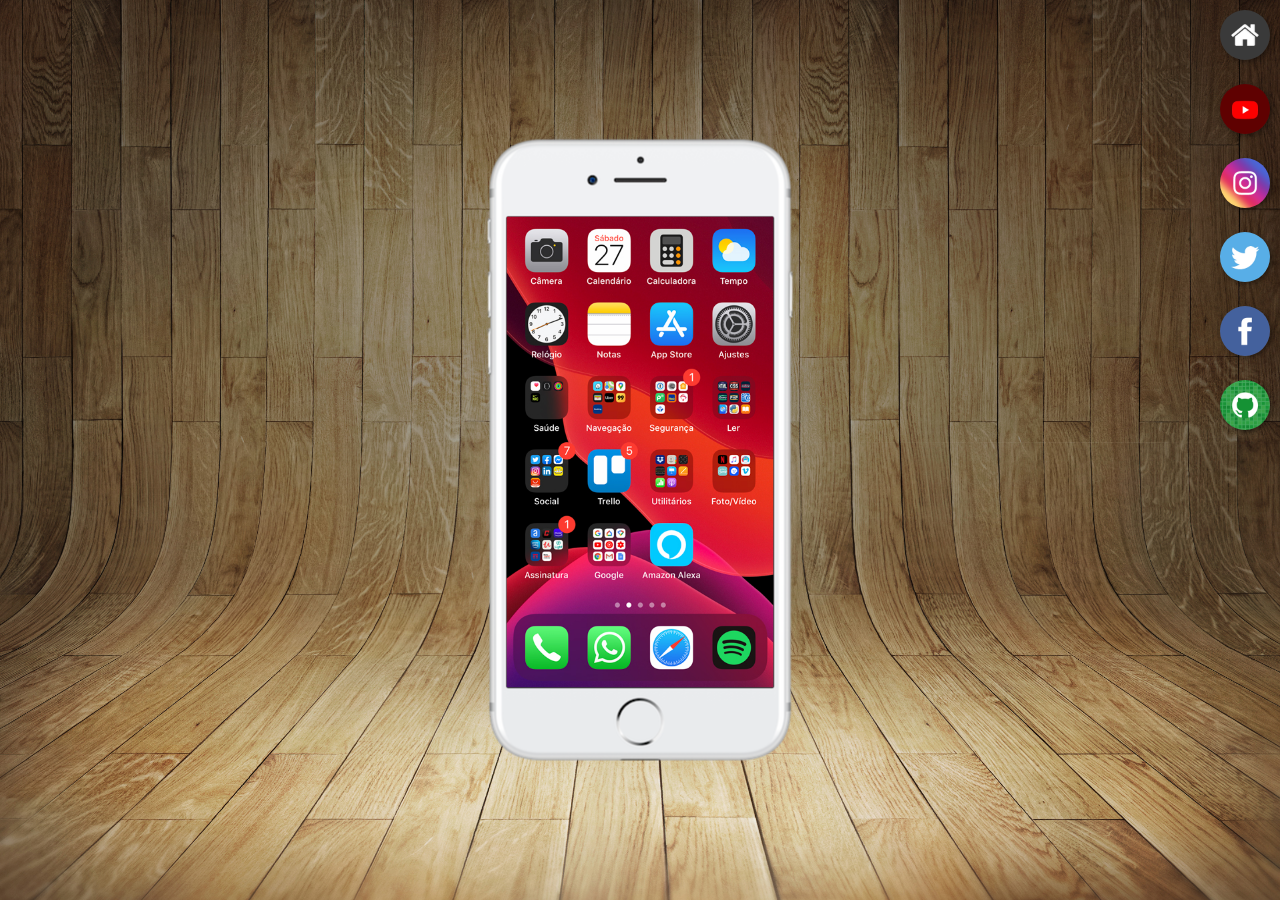
<file: index.html>
<!DOCTYPE html>
<html lang="pt-br">
<head>
    <meta charset="UTF-8">
    <meta http-equiv="X-UA-Compatible" content="IE=edge">
    <meta name="viewport" content="width=device-width, initial-scale=1.0">
    <title>Redes Sociais</title>
    <link rel="stylesheet" href="style.css">
</head>
<body>
    <main>
        <section id="telefone">
            <iframe src="home.html"  name="tela" id="tela" frameborder="0">
                Seu navegador não é compatível com isso.
            </iframe>
        </section>
        <section id="redes-sociais">
            <a href="home.html" target="tela"><img src="capture/logo-home.jpg" alt="home"></a>
            <br>
            <a href="youtube.html" target="tela"><img src="capture/logo-youtube.jpg" alt="youtube"></a>
            <br>
            <a href="insta.html" target="tela"><img src="capture/logo-instagram.jpg" alt="instagram"></a>
            <br>
            <a href="twitter.html" target="tela"><img src="capture/logo-twitter.jpg" alt="twitter"></a>
            <br>
            <a href="face.html" target="tela"><img src="capture/logo-facebook.jpg" alt="facebook"></a>
            <br>
            <a href="github.html" target="tela"><img src="capture/logo-github.jpg" alt="github"></a>
        </section>
    </main>
</body>
</html>
</file>
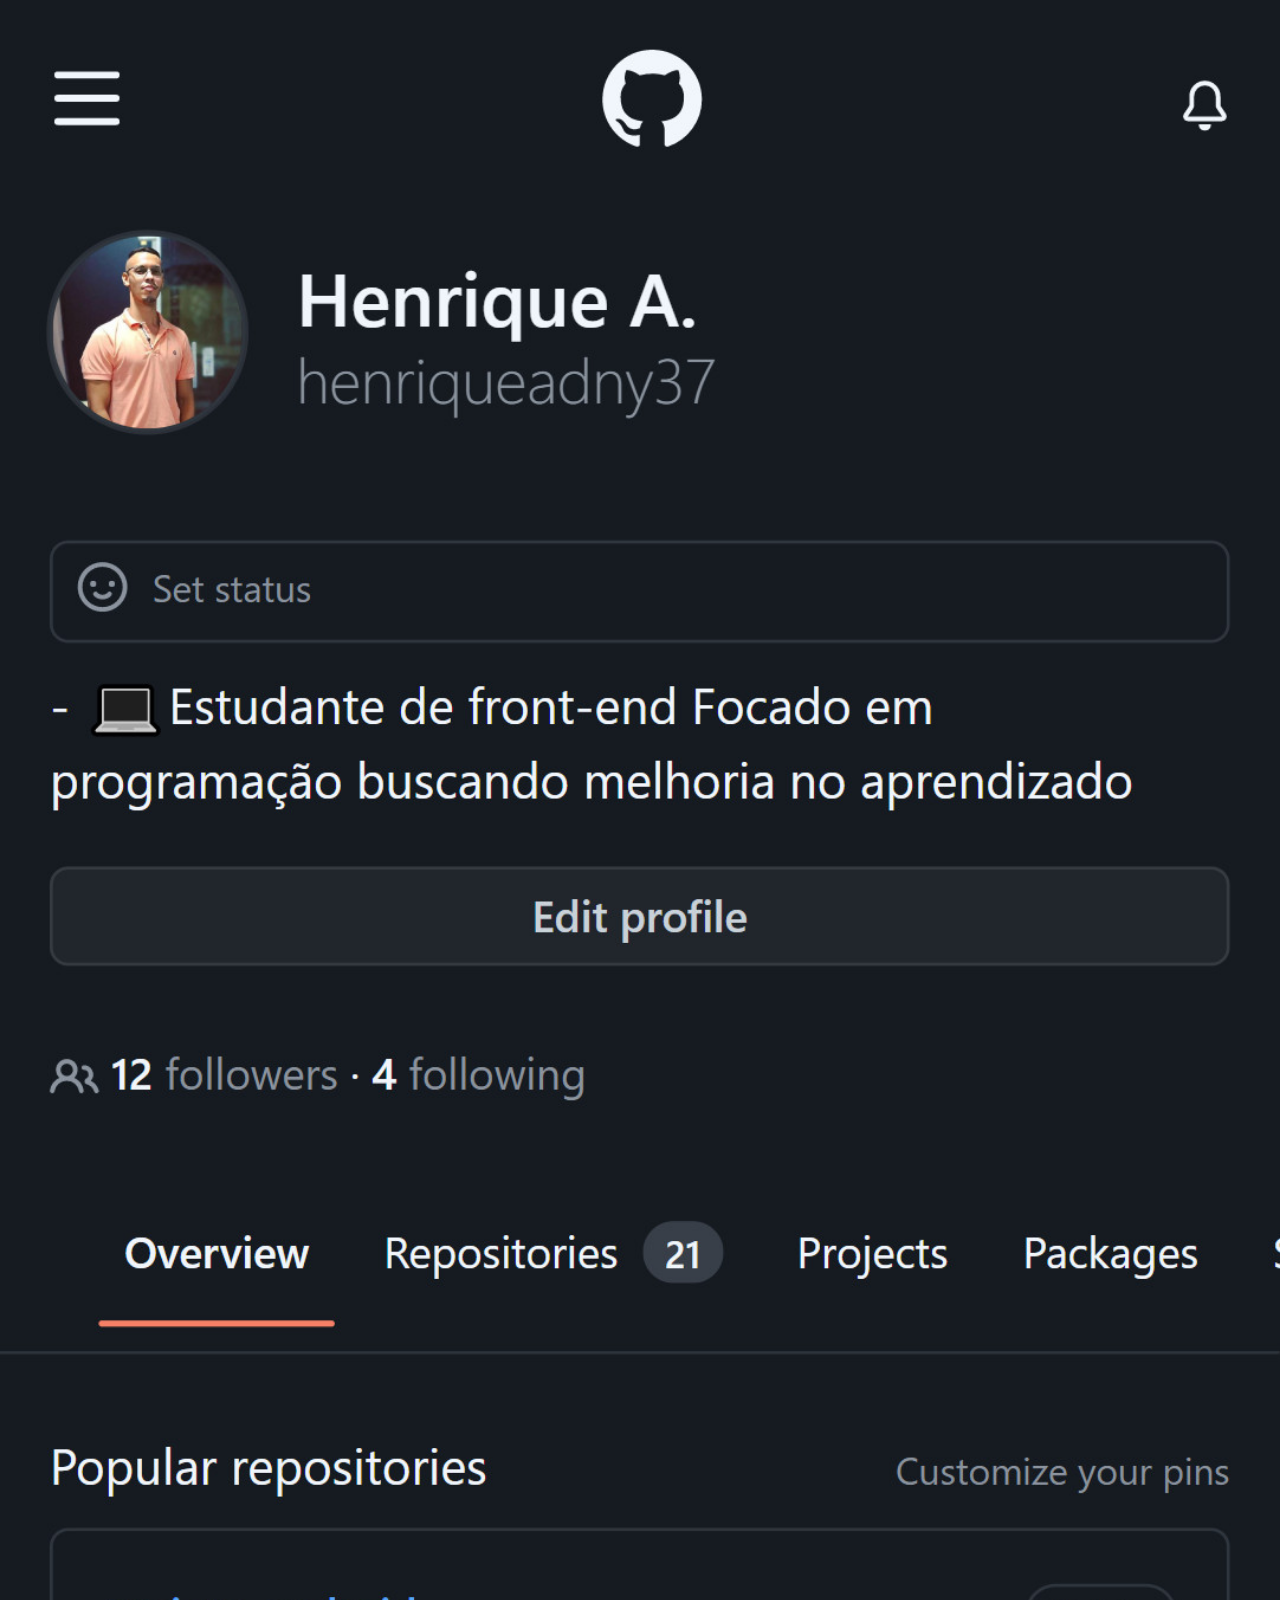
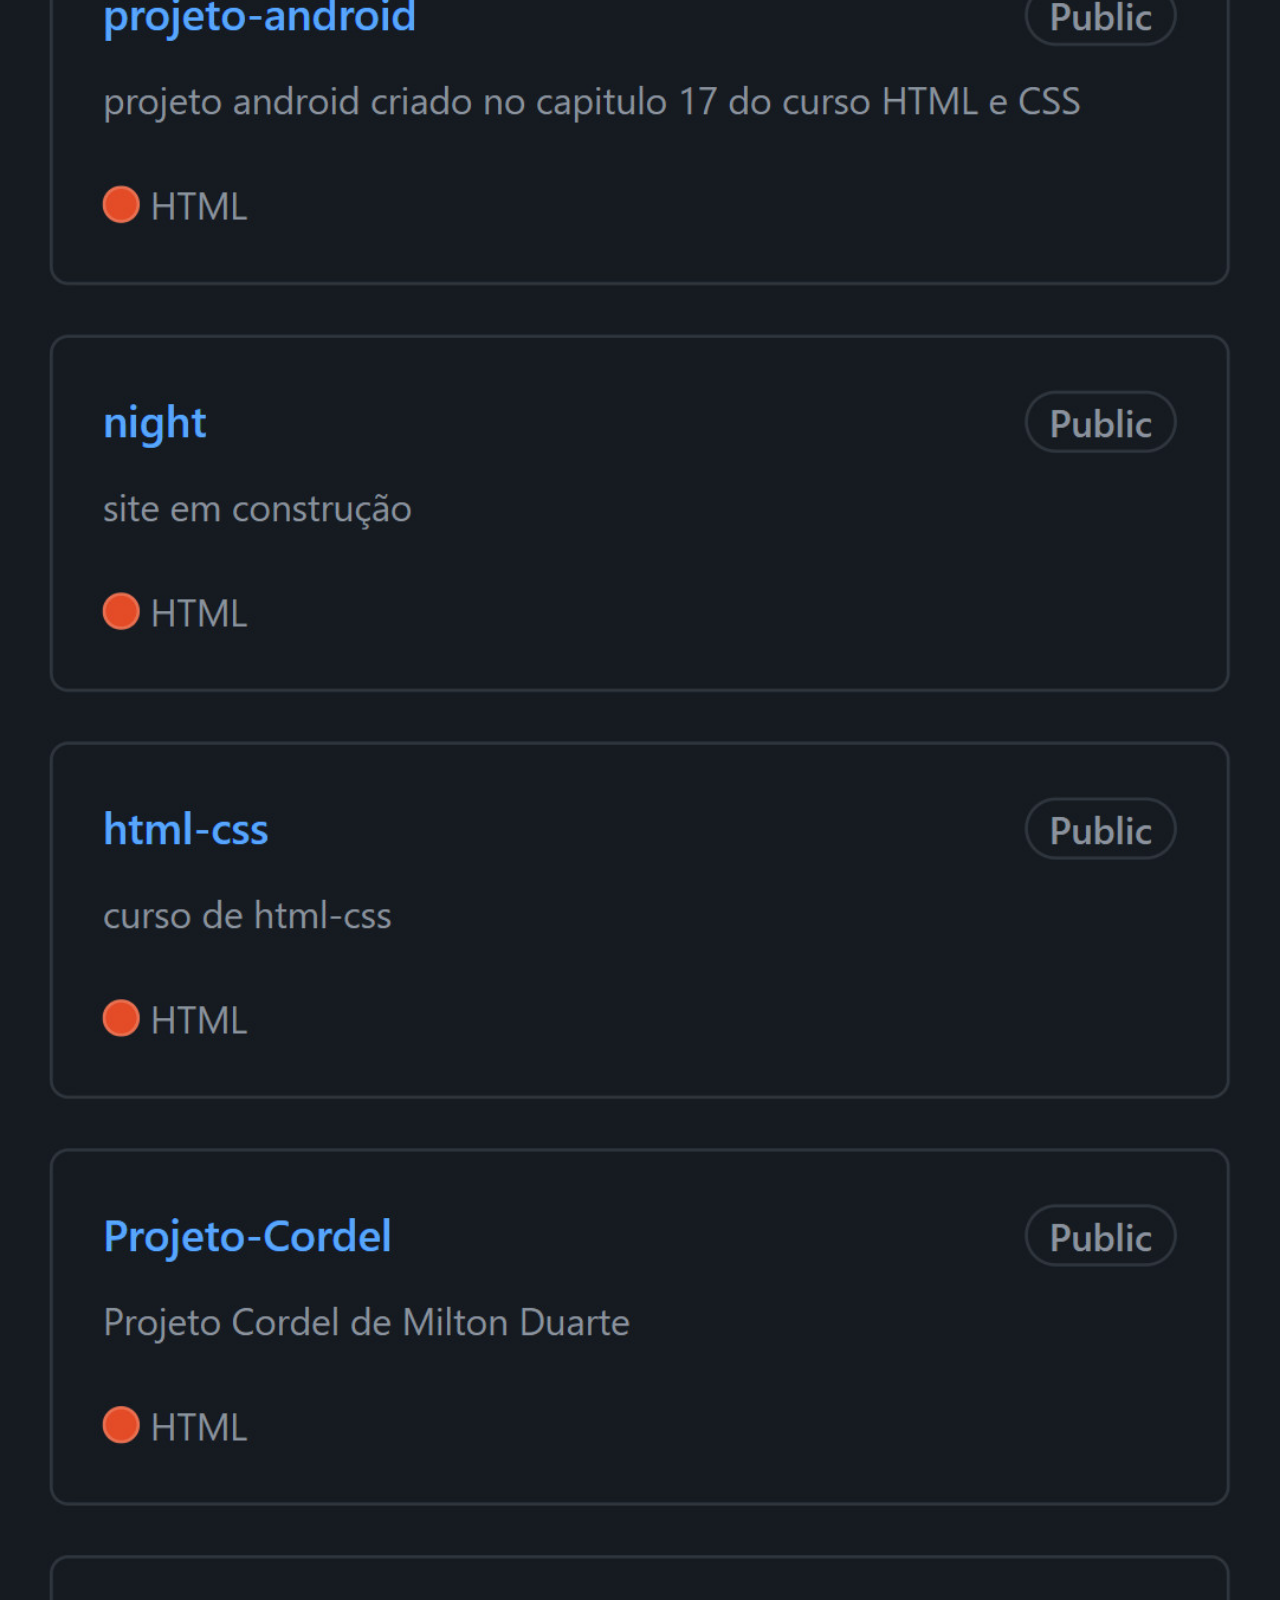
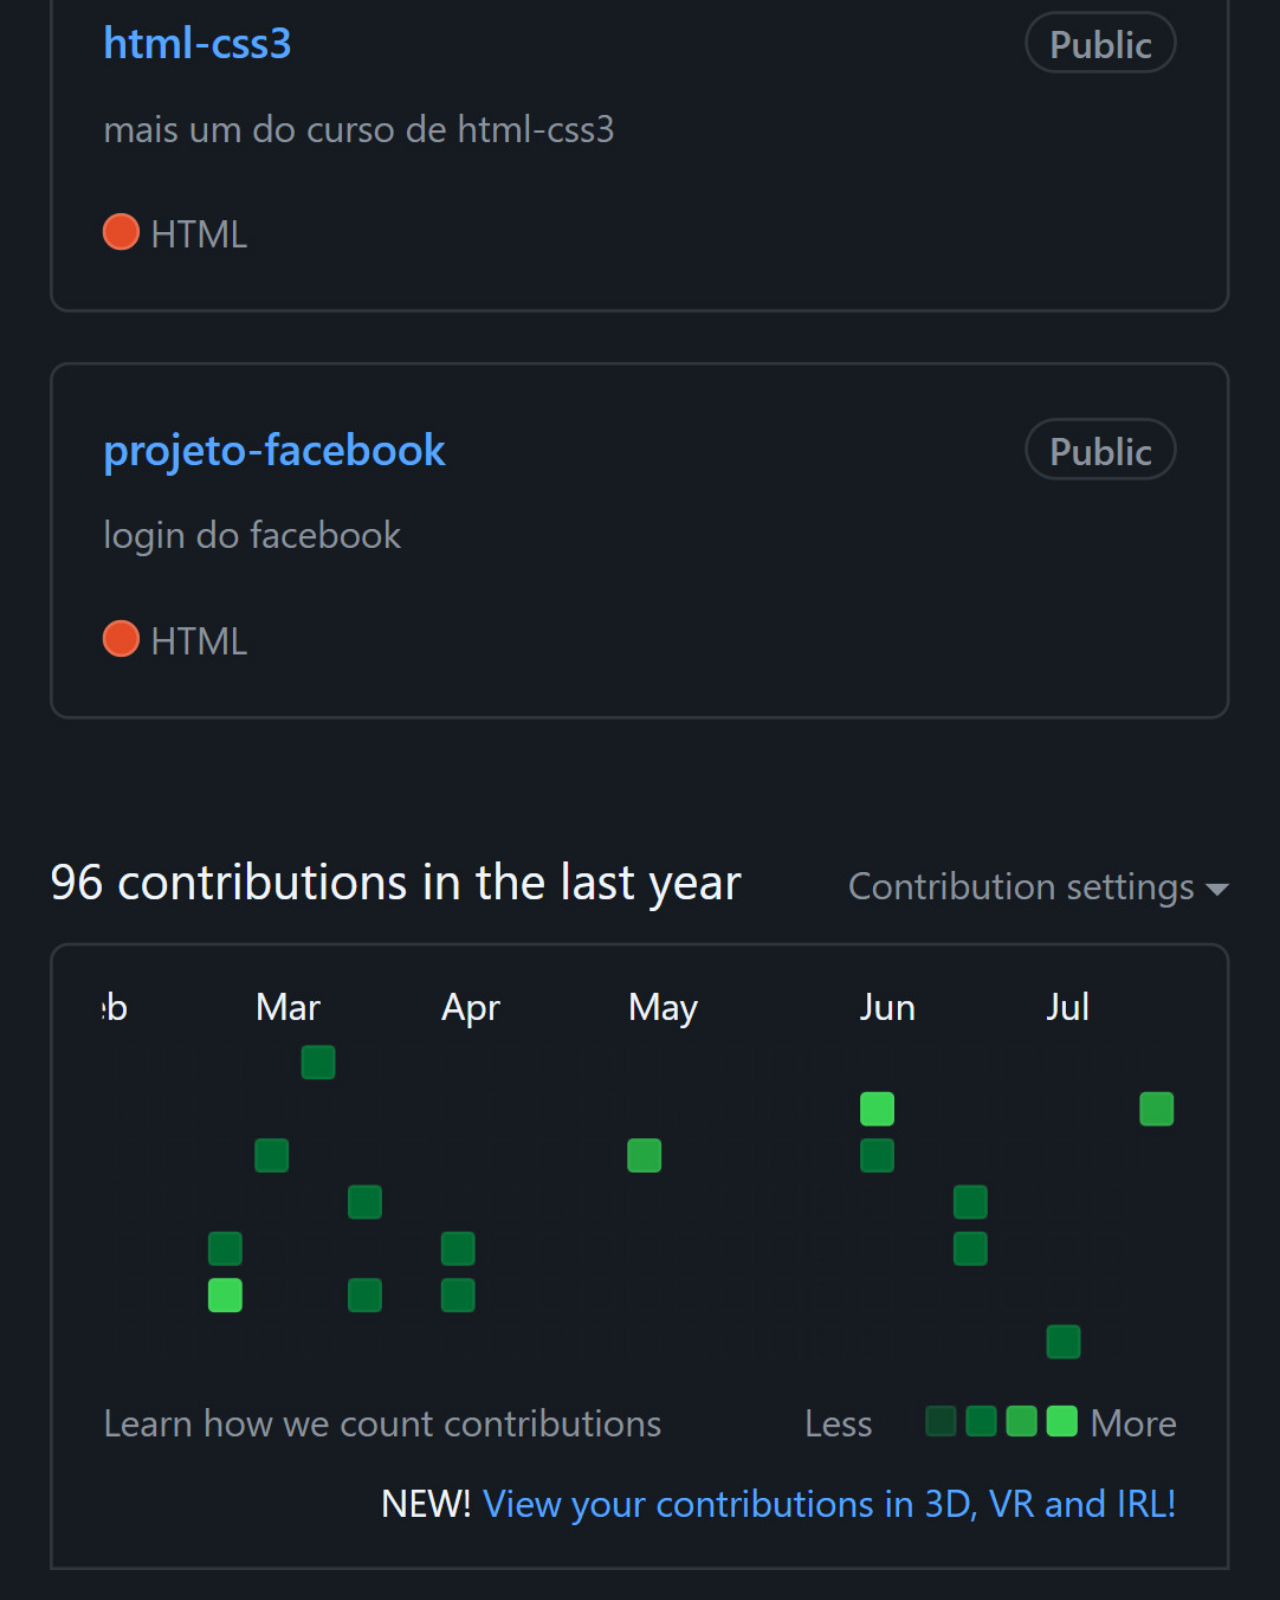
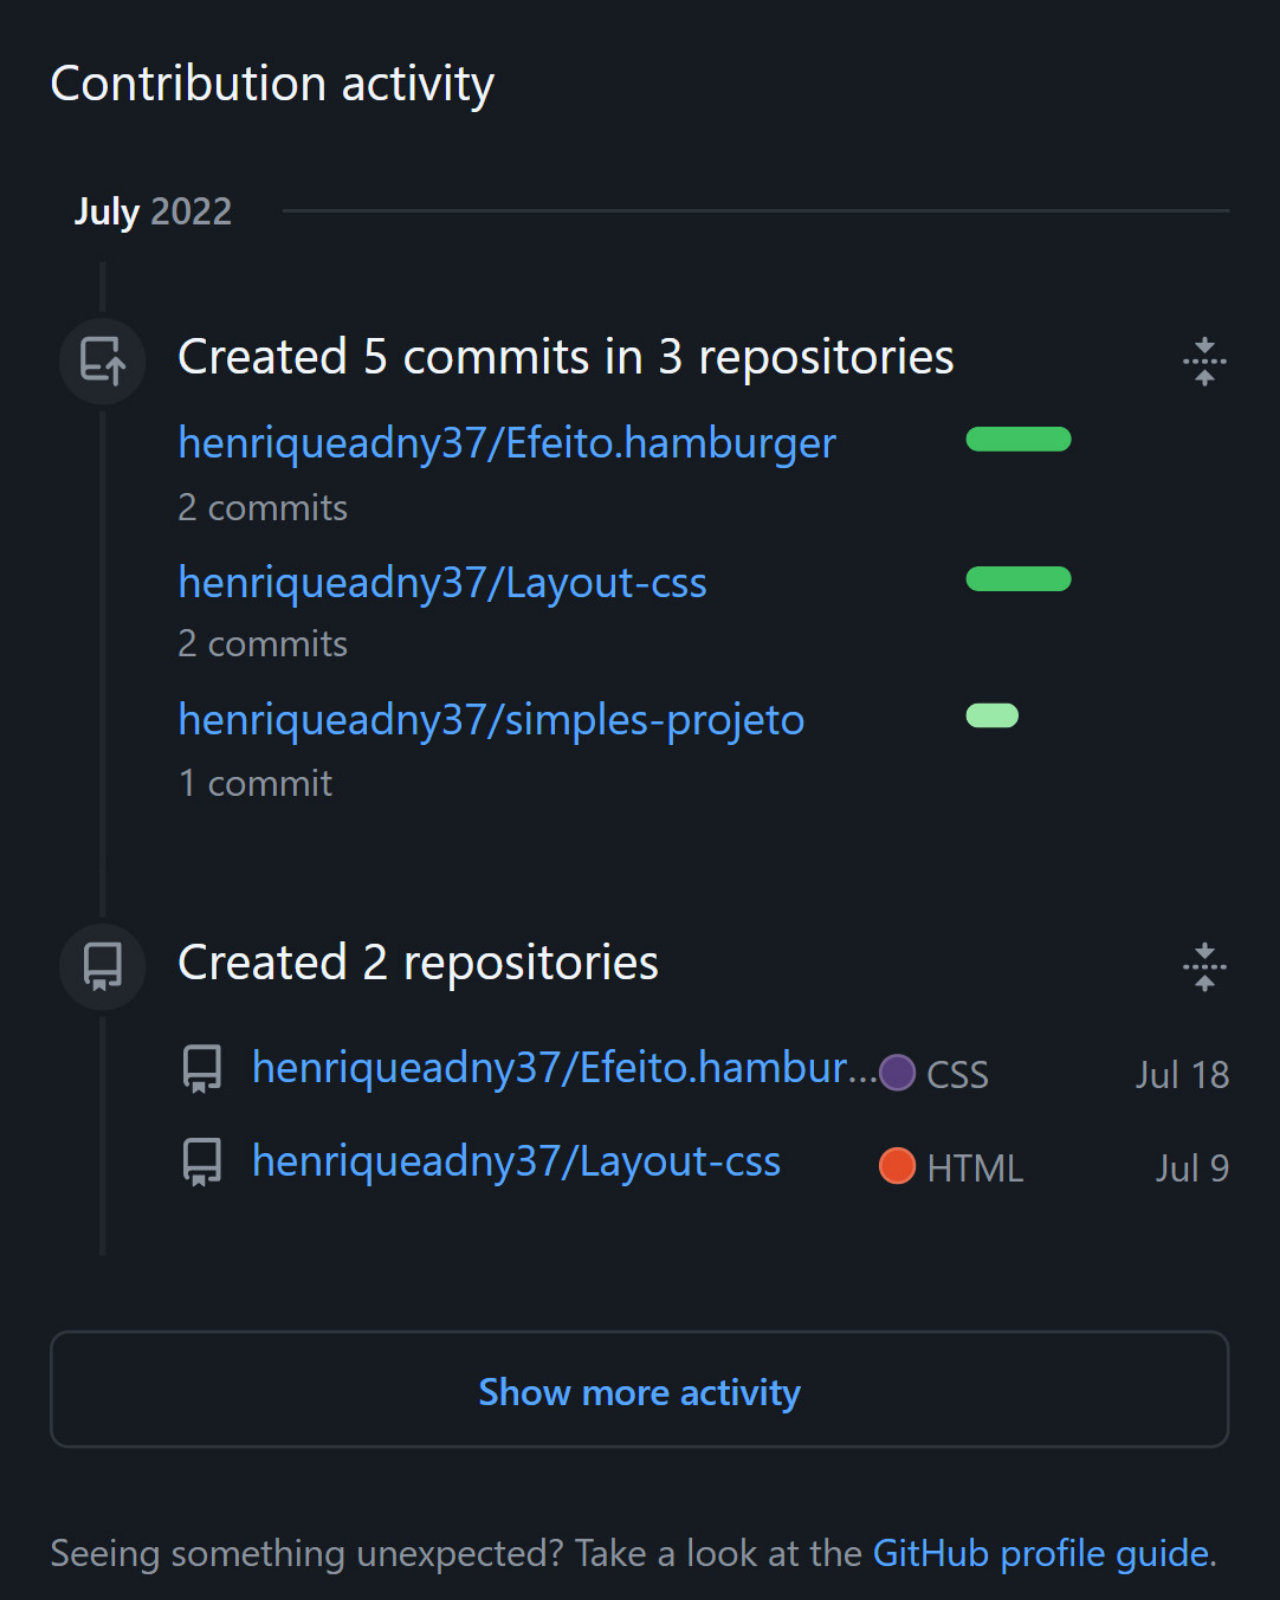
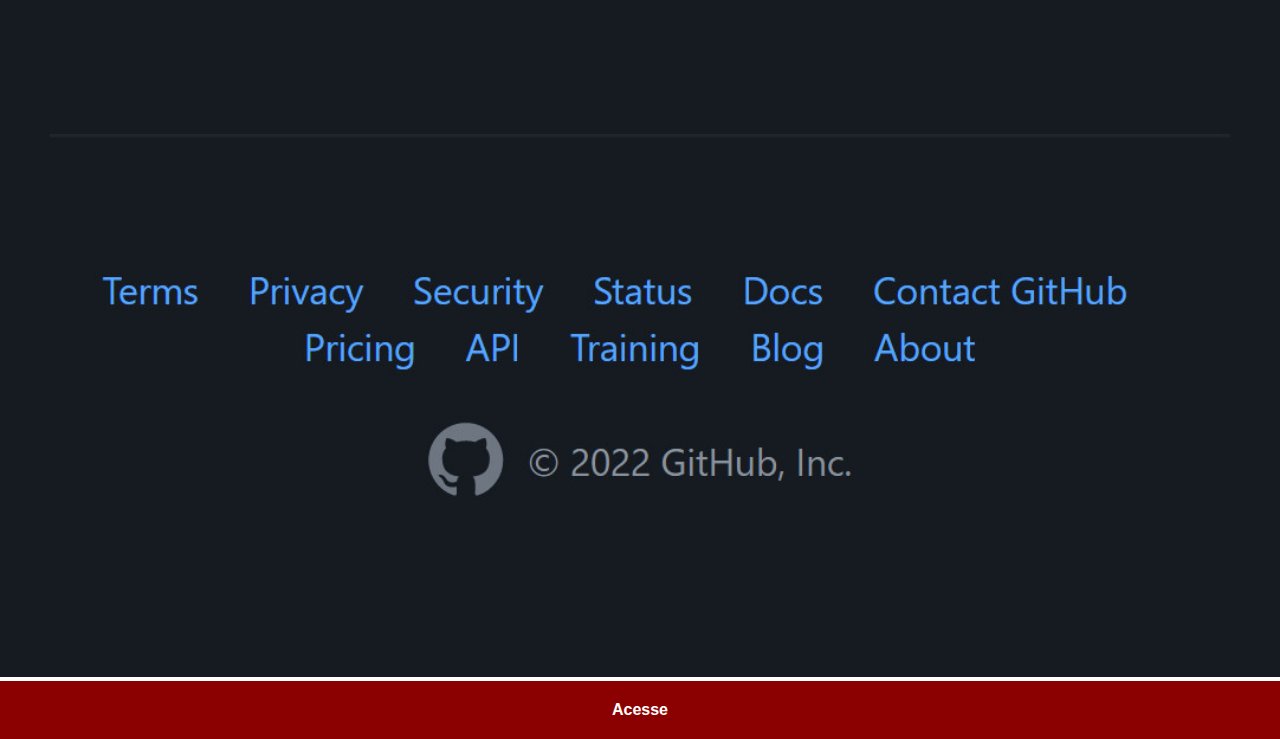
<file: github.html>
<!DOCTYPE html>
<html lang="pt-br">
<head>
    <meta charset="UTF-8">
    <meta http-equiv="X-UA-Compatible" content="IE=edge">
    <meta name="viewport" content="width=device-width, initial-scale=1.0">
    <title>Document</title>
    <link rel="stylesheet" href="estilos/social.css">
</head>
<body>
    <img src="capture/github.eu.jpg" alt="Github">
    <a href="https://github.com/henriqueadny37" target="_blank">Acesse</a>
</body>
</html>
</file>
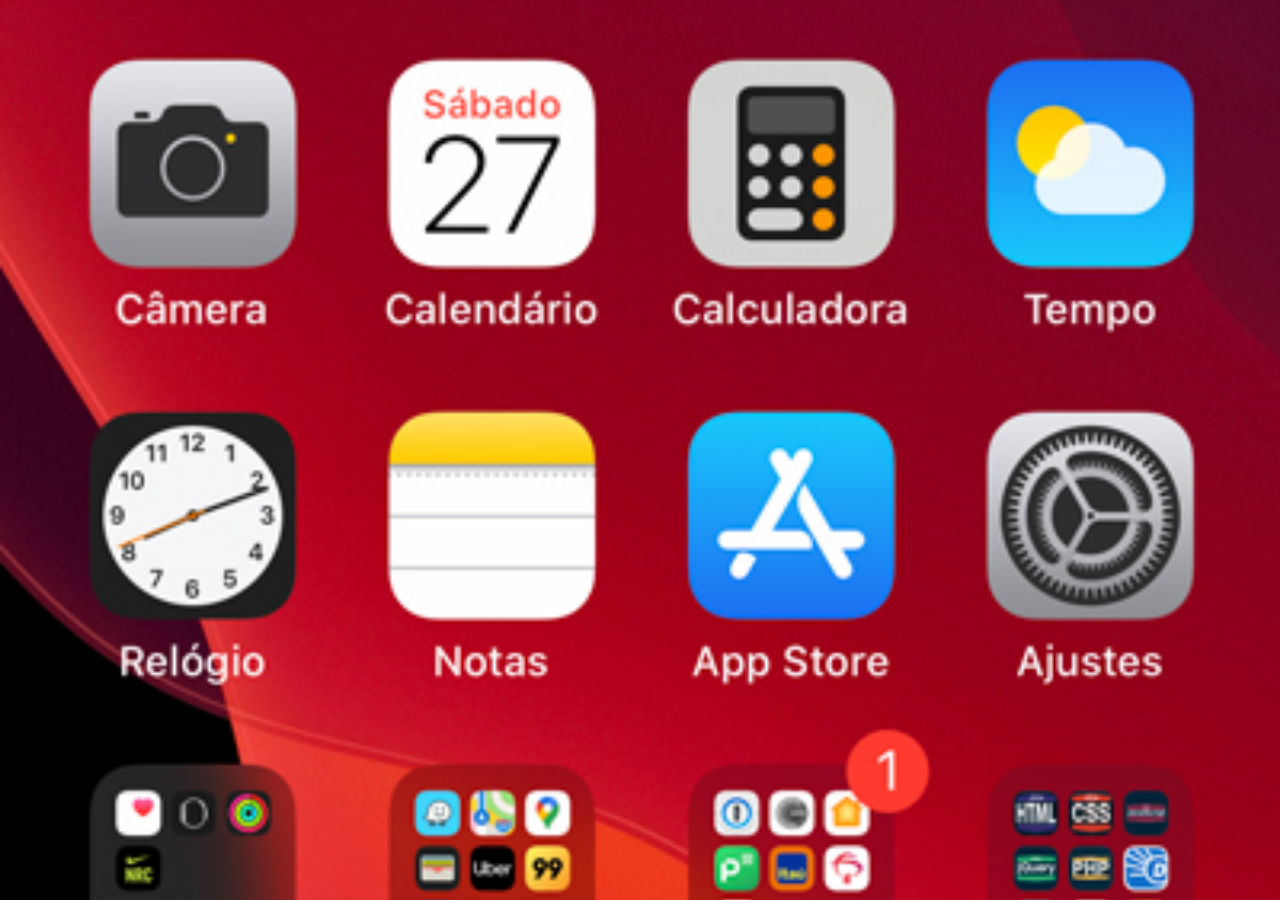
<file: home.html>
<!DOCTYPE html>
<html lang="pt-br">
<head>
    <meta charset="UTF-8">
    <meta http-equiv="X-UA-Compatible" content="IE=edge">
    <meta name="viewport" content="width=device-width, initial-scale=1.0">
    <title>Home</title>
</head>
<style>
    *{
        padding: 0px;
        margin: 0px;
    }
    body{
        width: 100vw;
        height: 100vh;
        background-color: #000;
        background: url(capture/tela-home.jpg) top center;
        background-repeat: no-repeat;
        background-size: cover;
    }
</style>
<body>
    
</body>
</html>
</file>
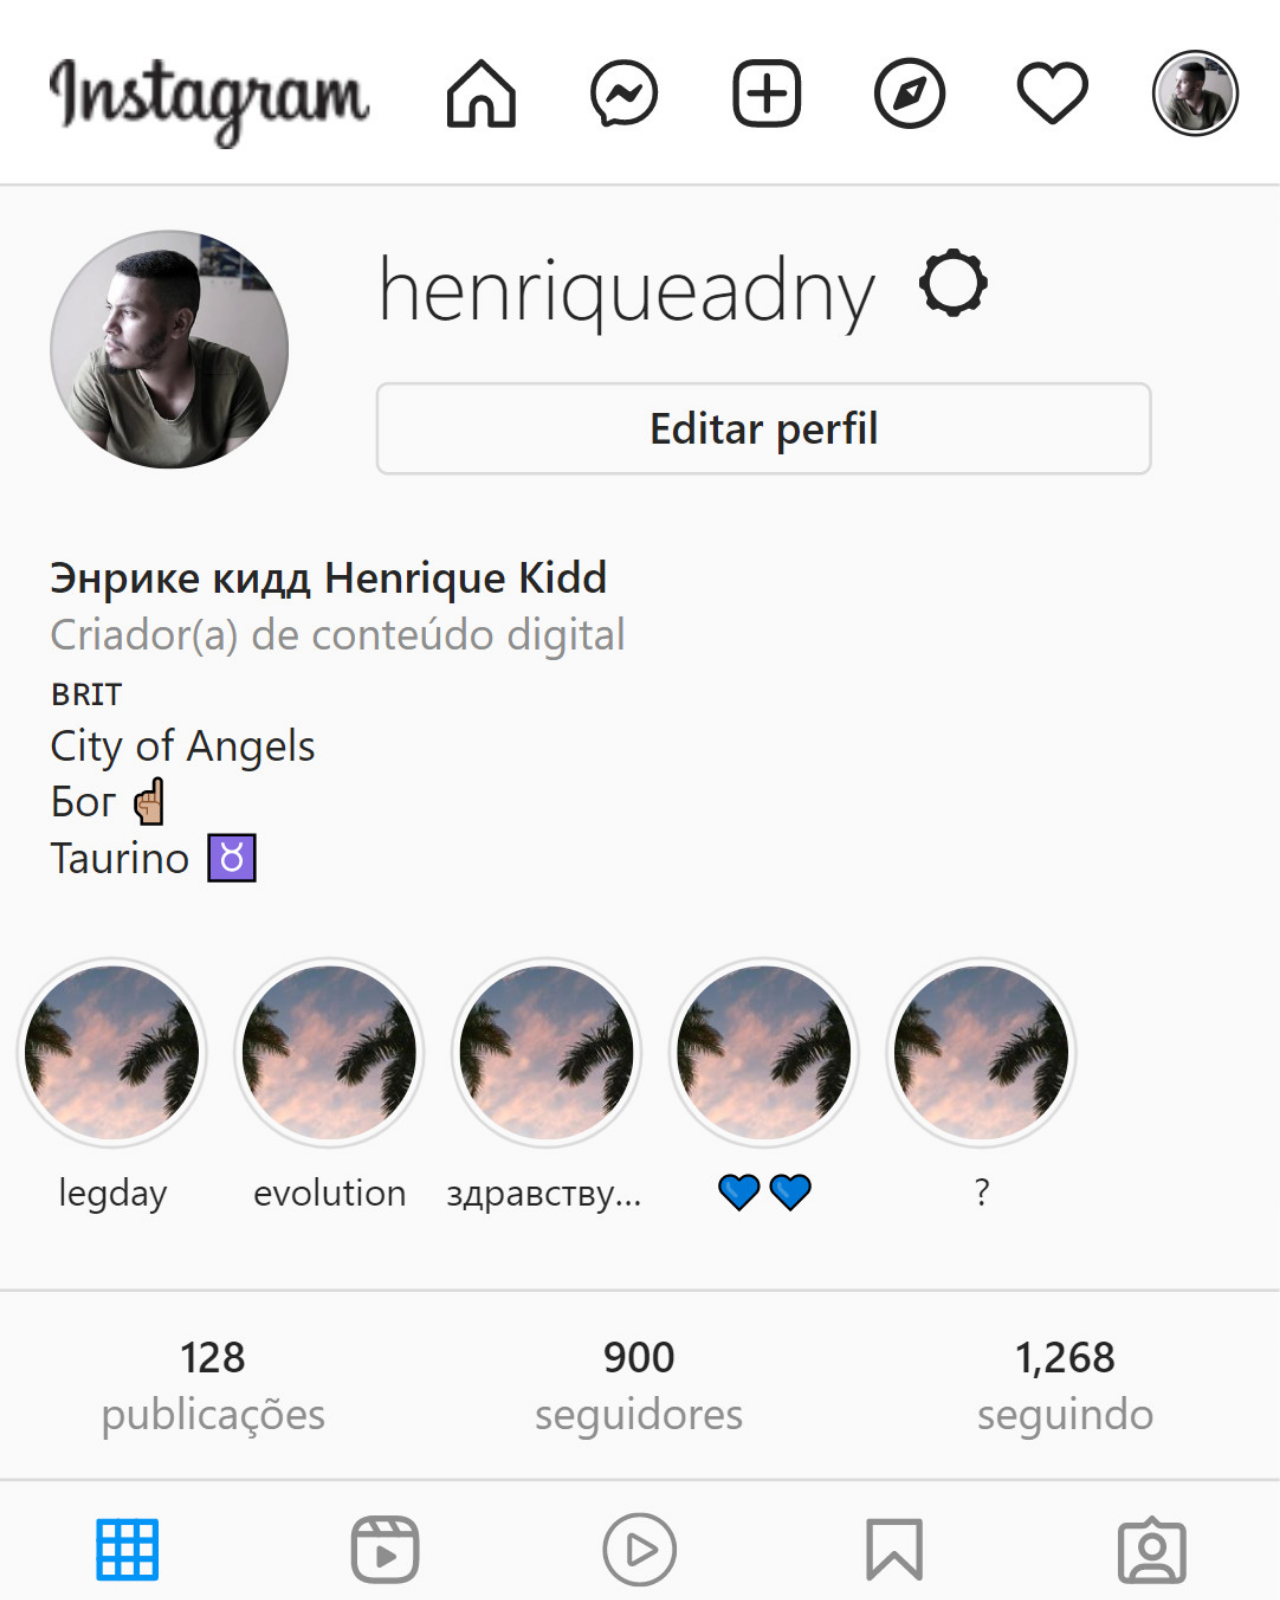
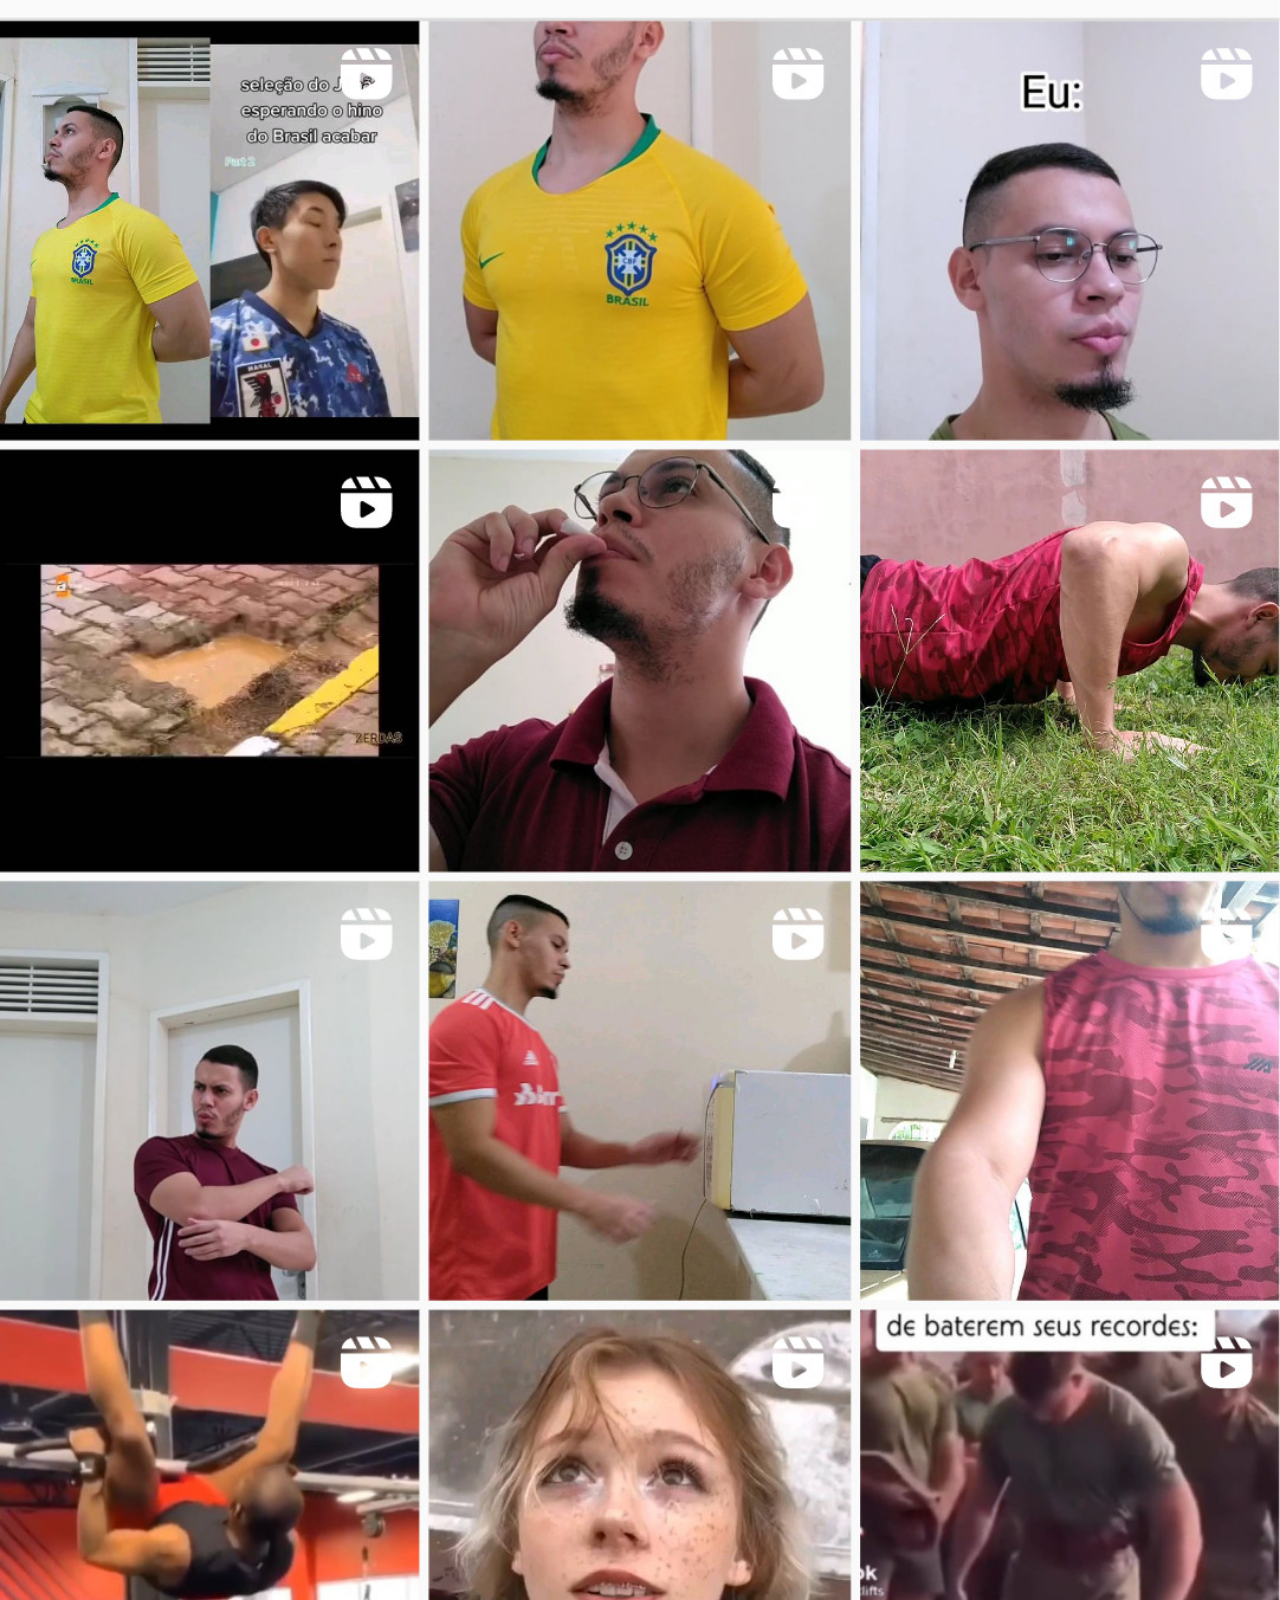
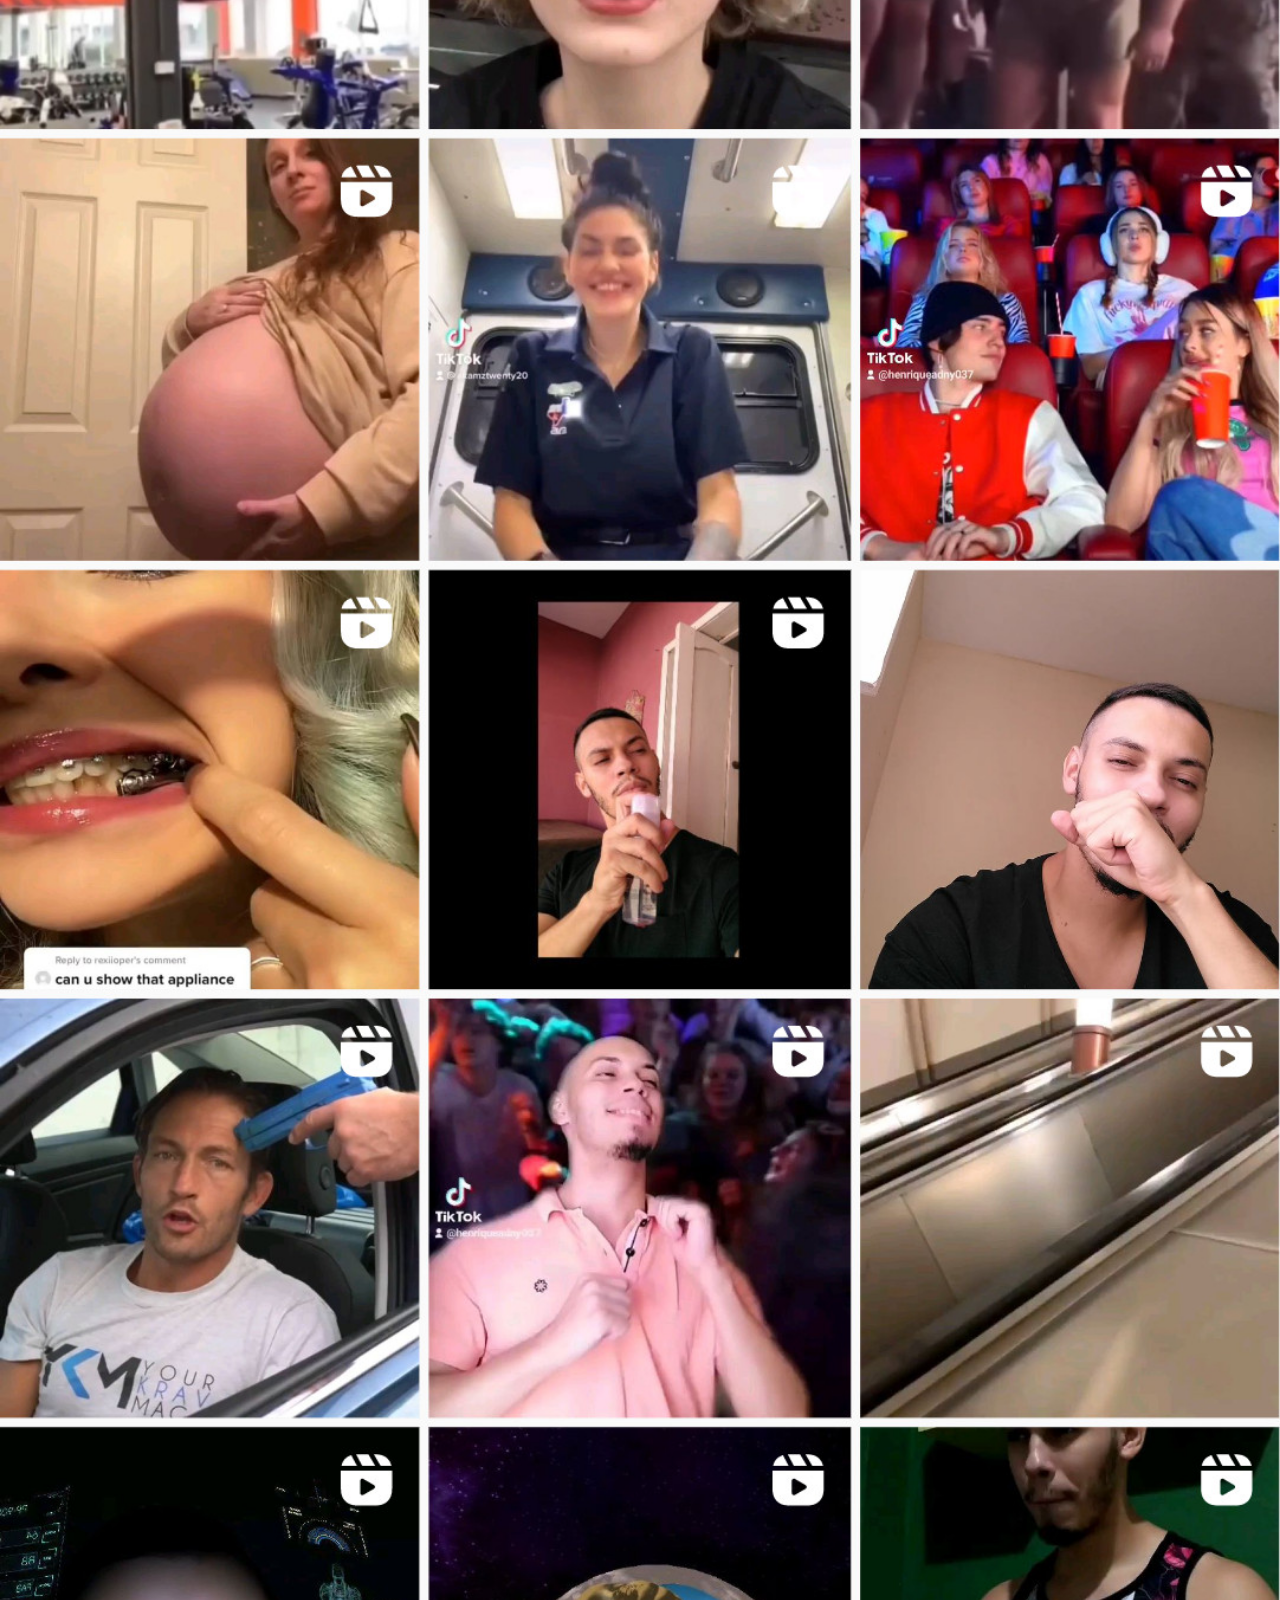
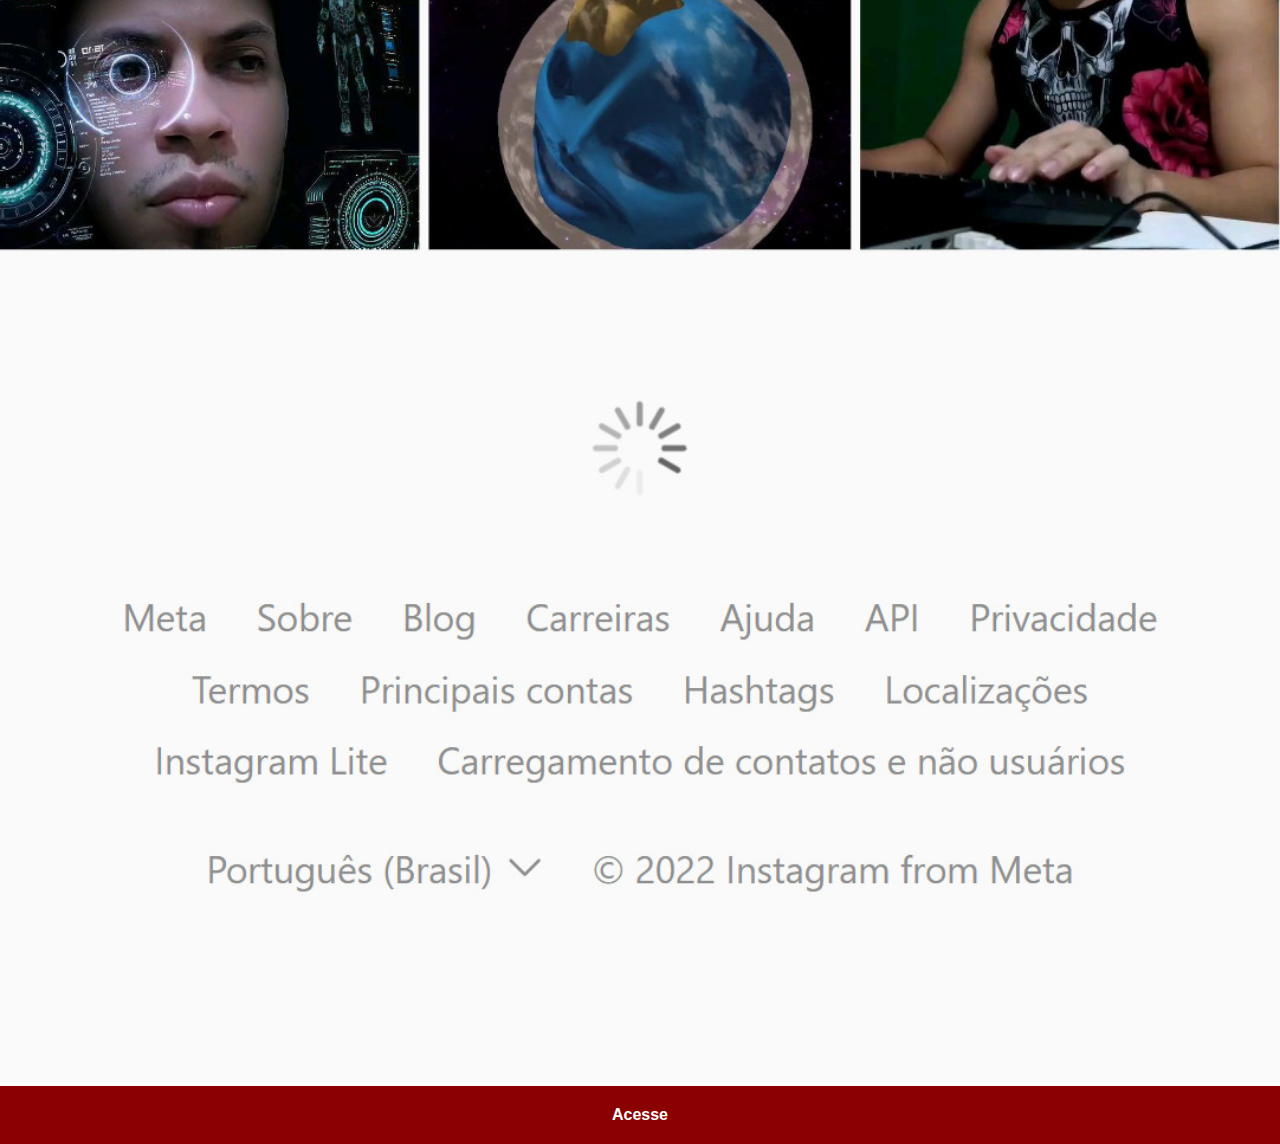
<file: insta.html>
<!DOCTYPE html>
<html lang="pt-br">
<head>
    <meta charset="UTF-8">
    <meta http-equiv="X-UA-Compatible" content="IE=edge">
    <meta name="viewport" content="width=device-width, initial-scale=1.0">
    <title>Document</title>
    <link rel="stylesheet" href="estilos/social.css">
</head>
<body>
    <img src="capture/insta.jpg" alt="instagram">
    <a href="https://www.instagram.com/henriqueadny/">Acesse</a>
</body>
</html>
</file>
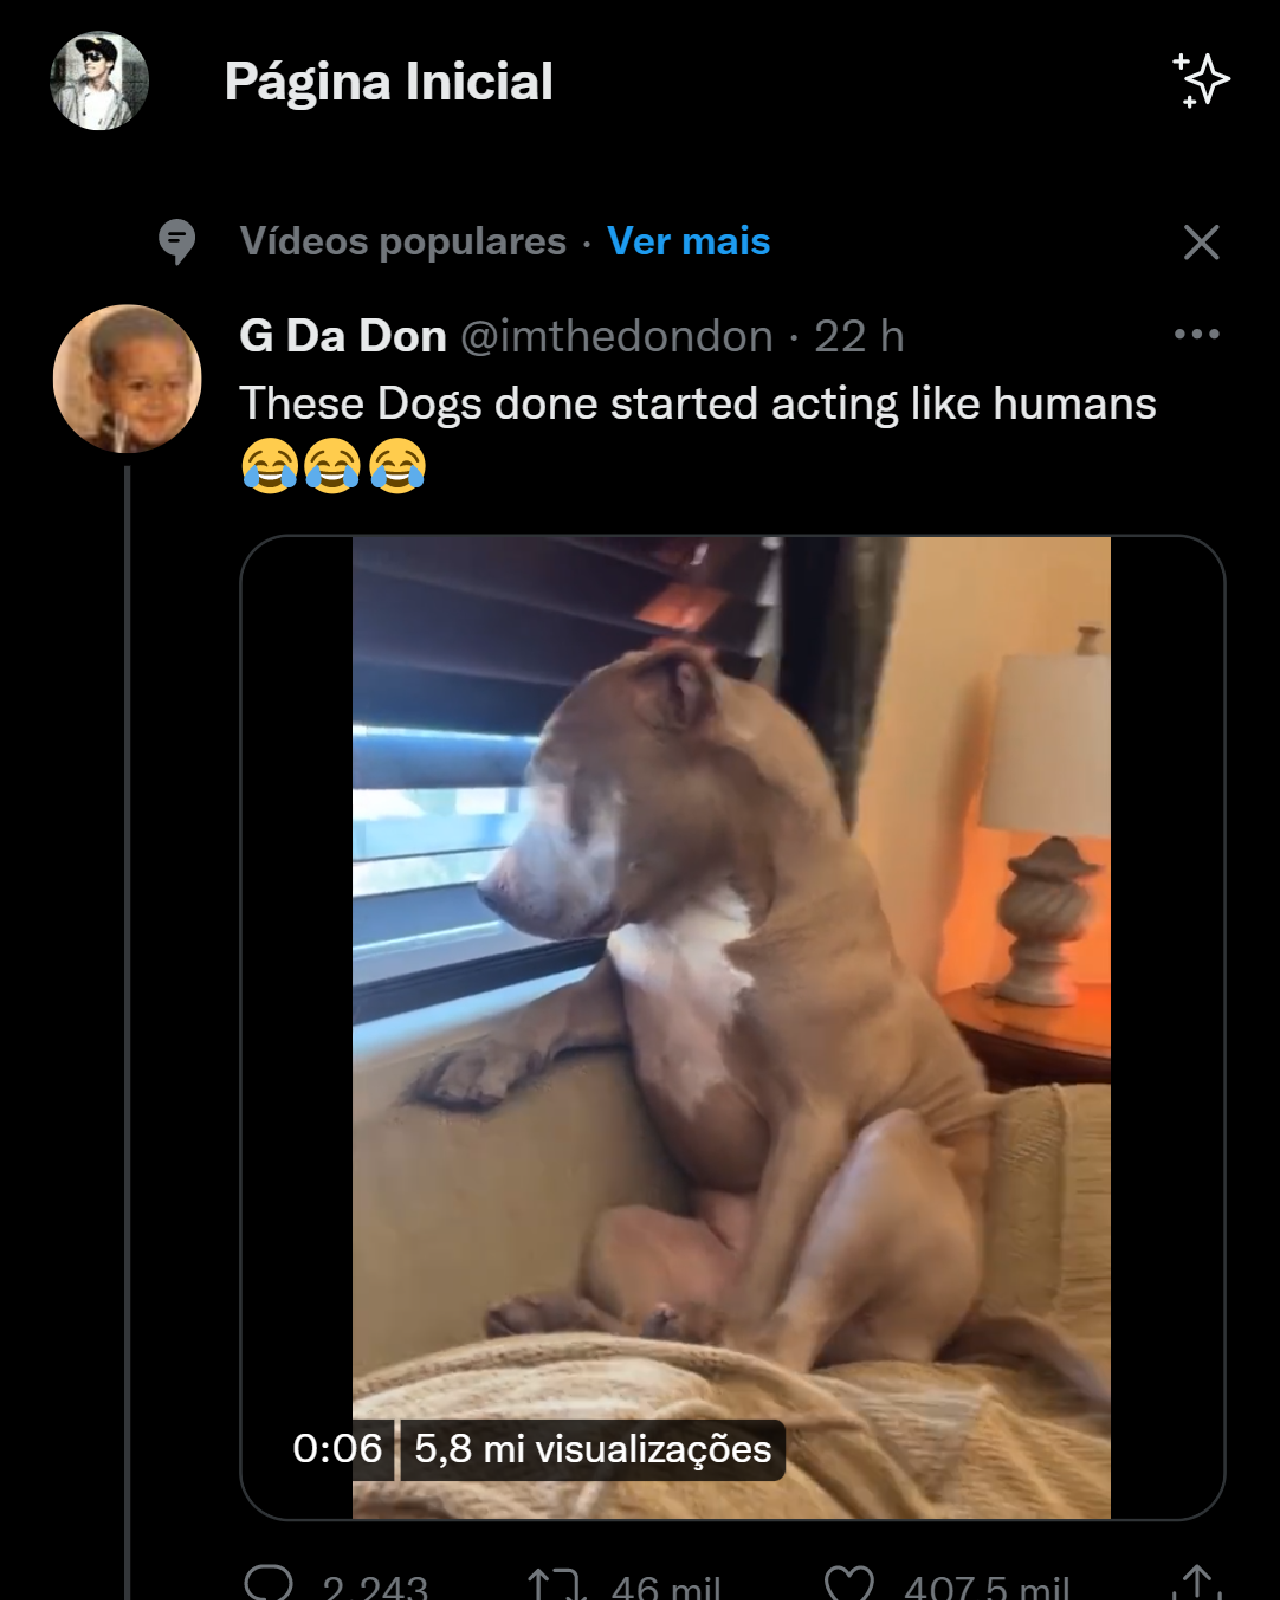
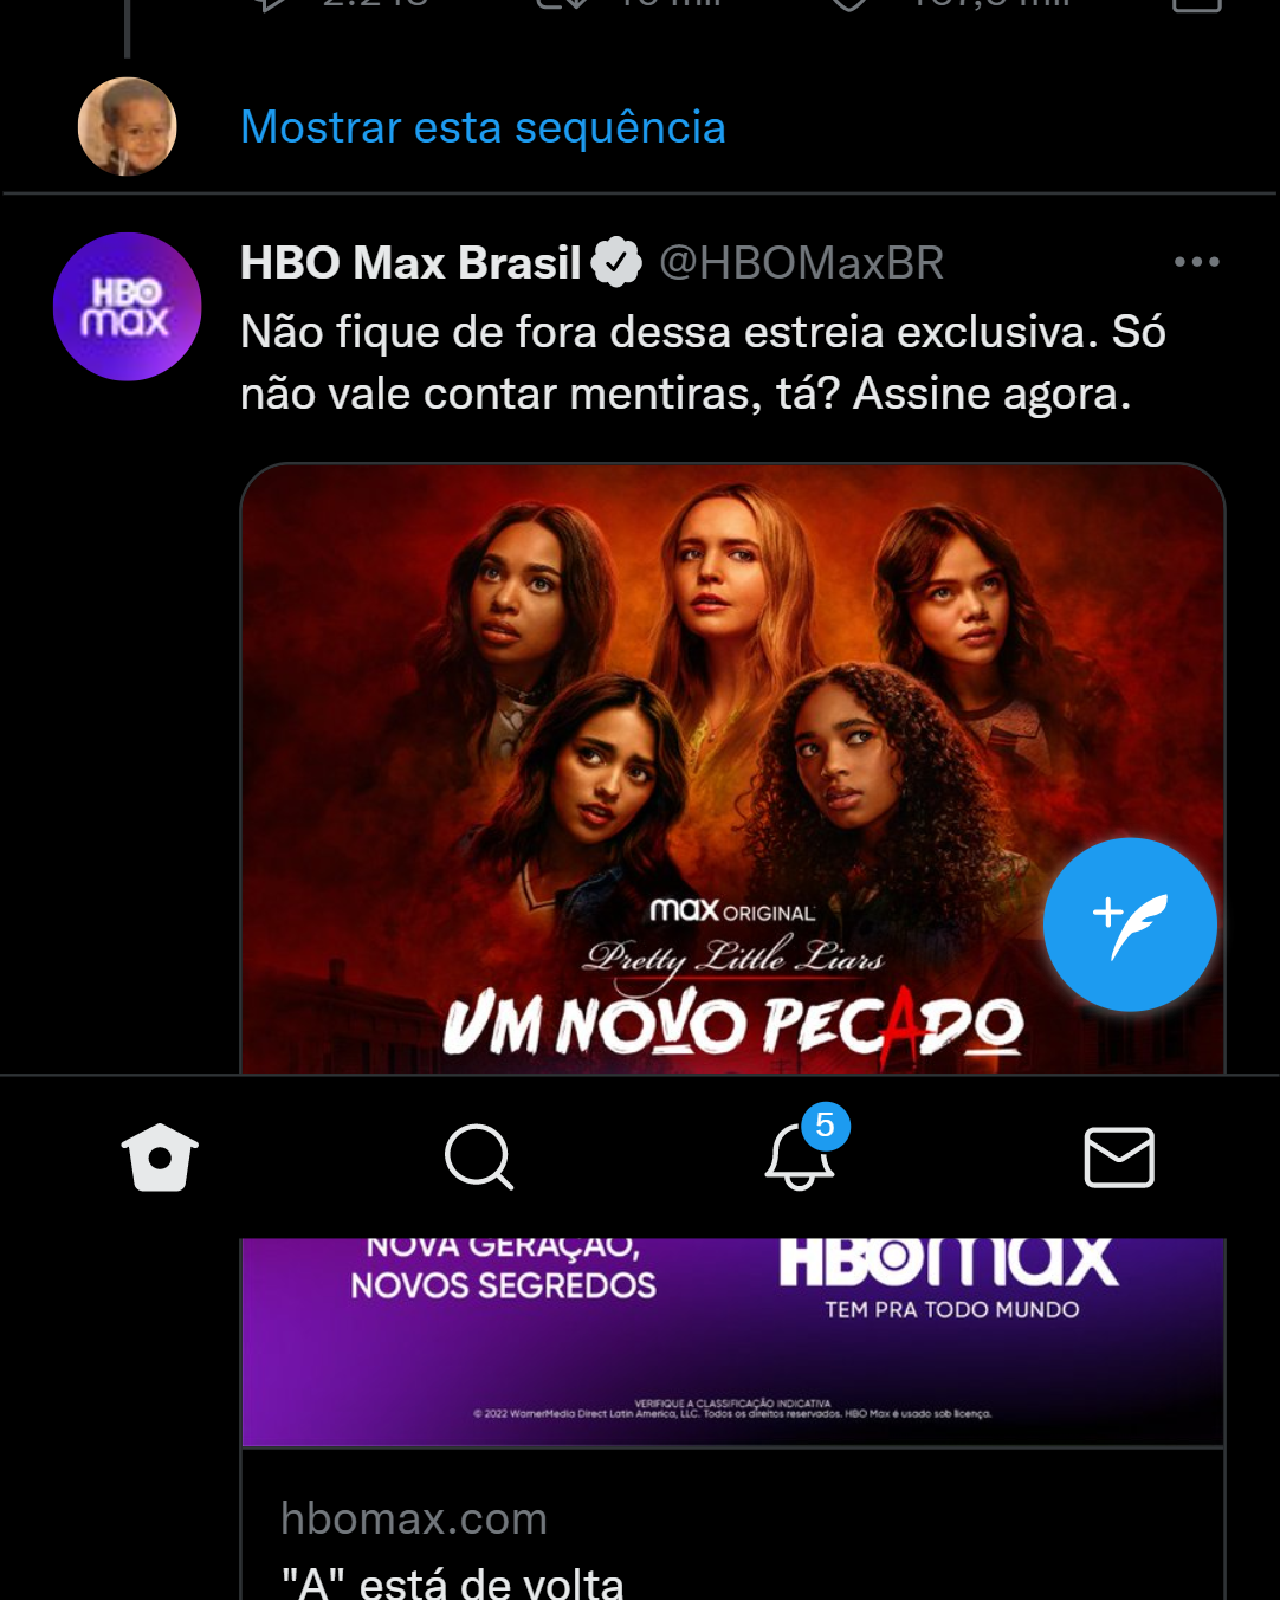
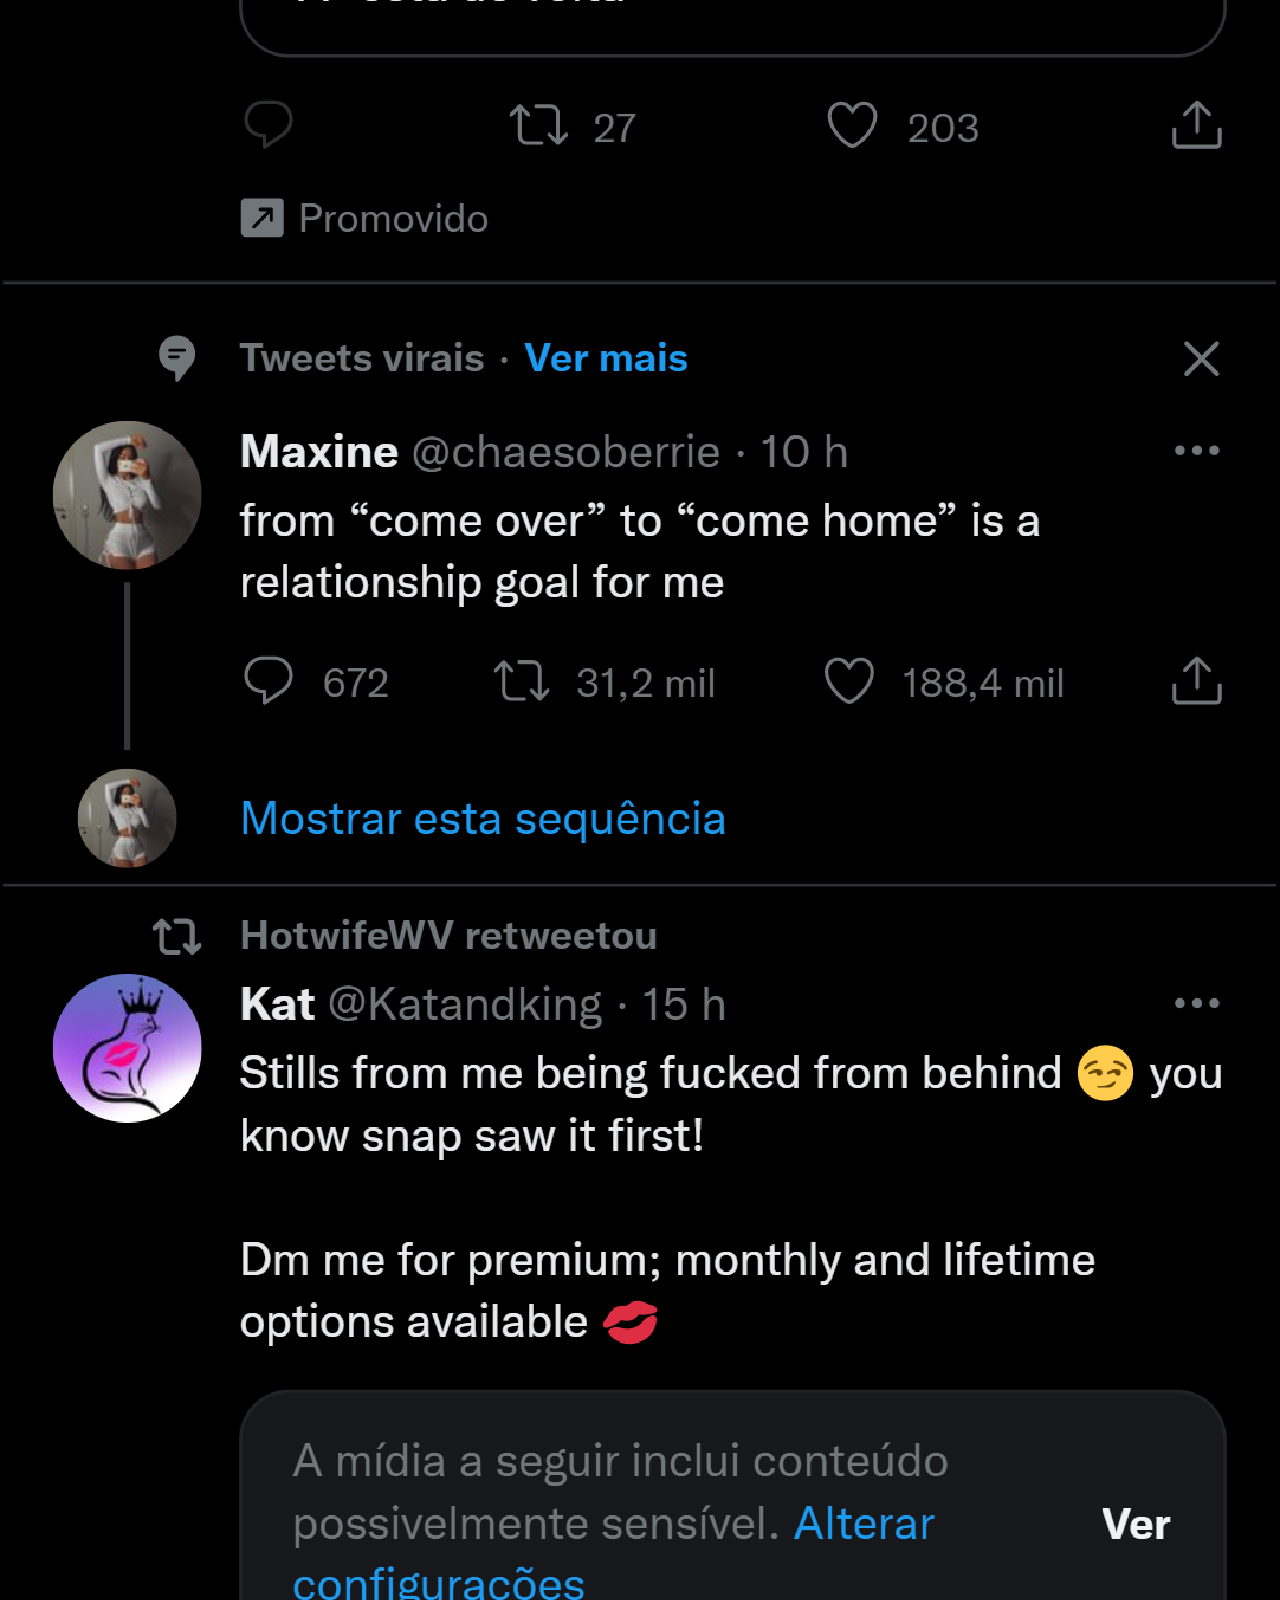
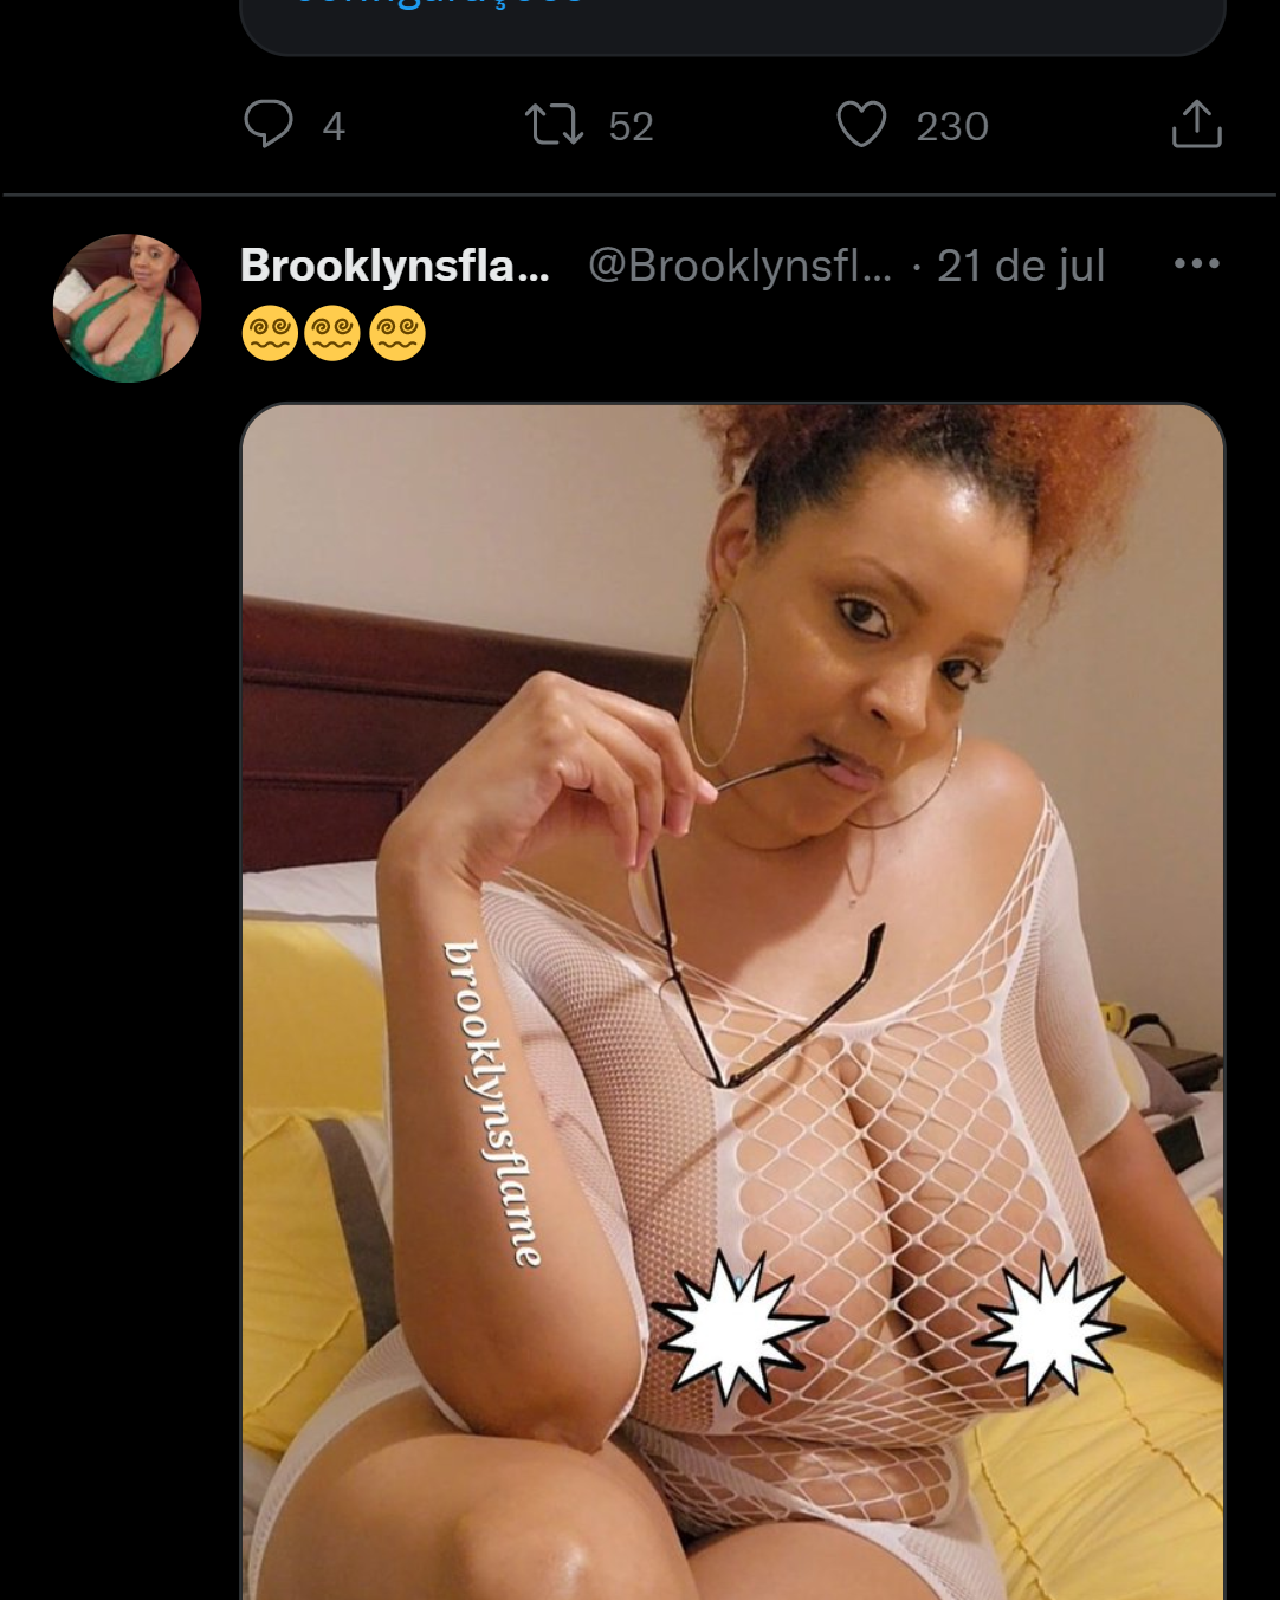
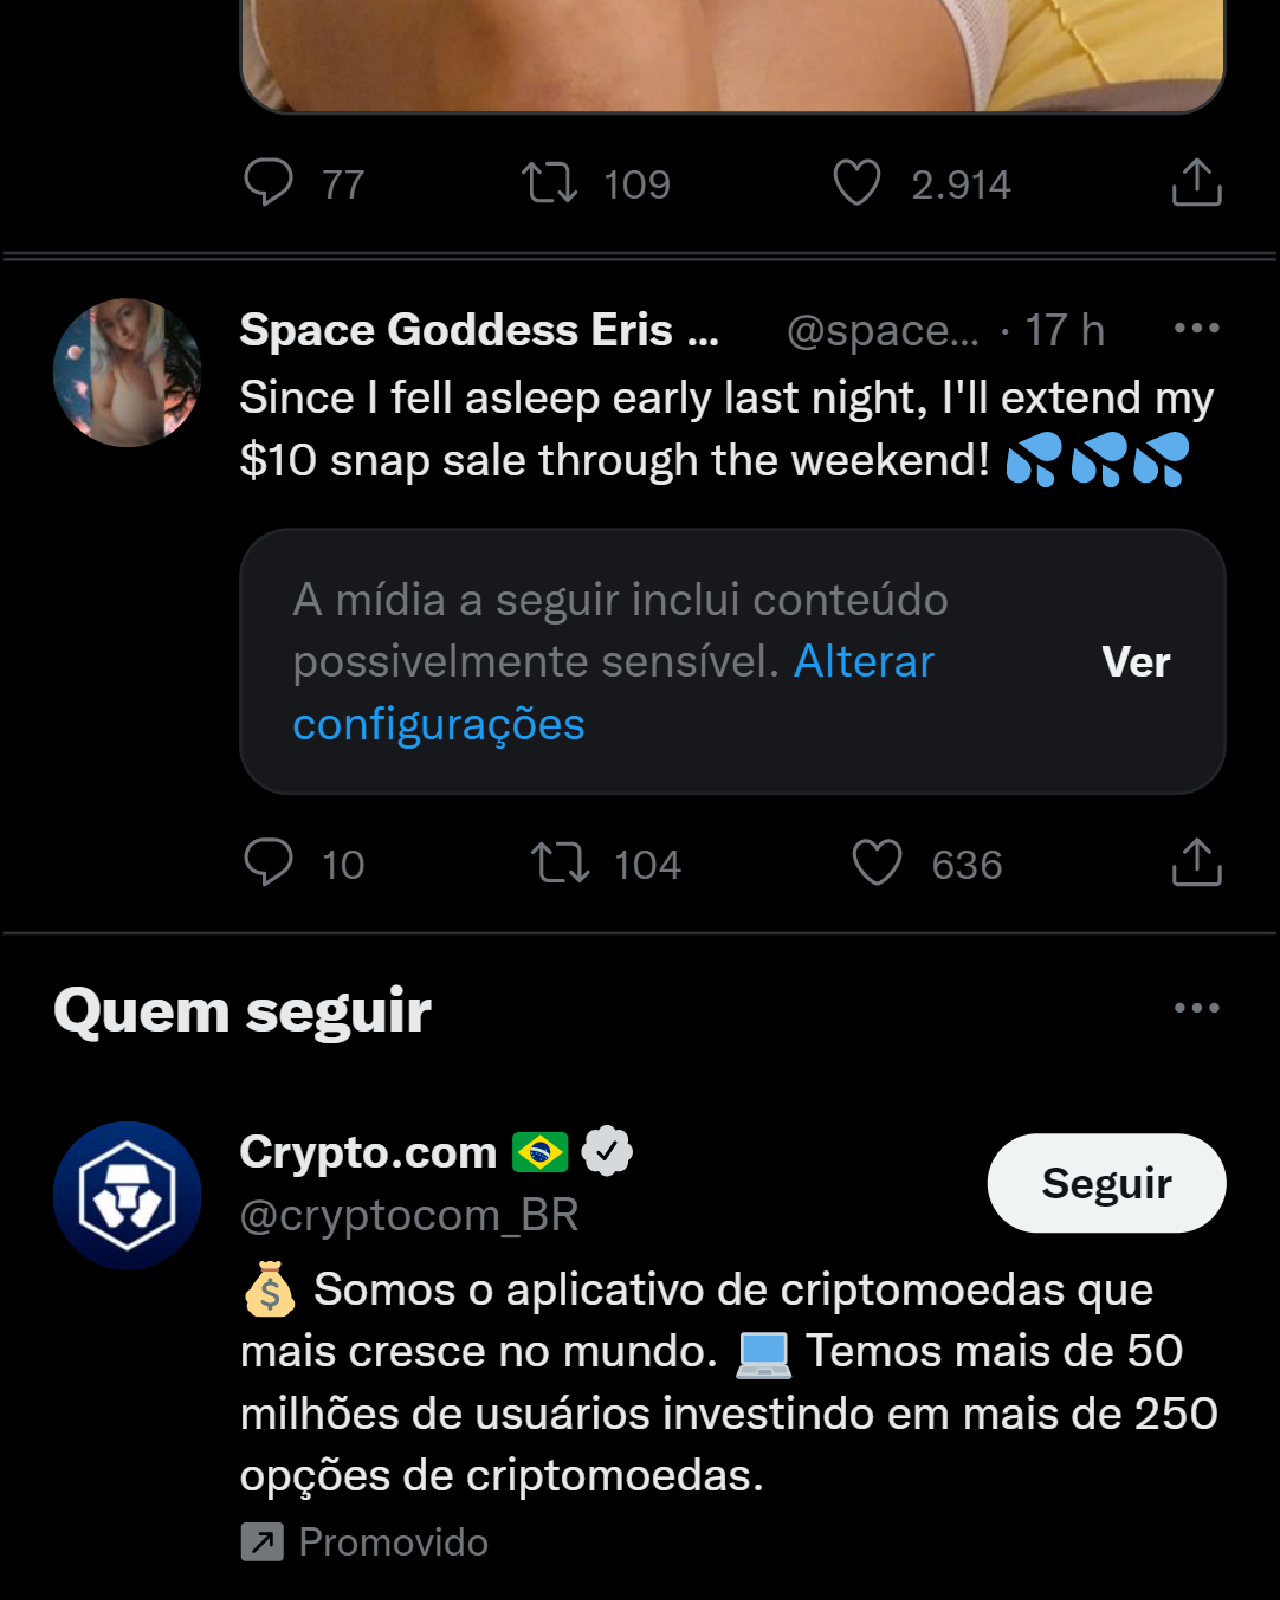
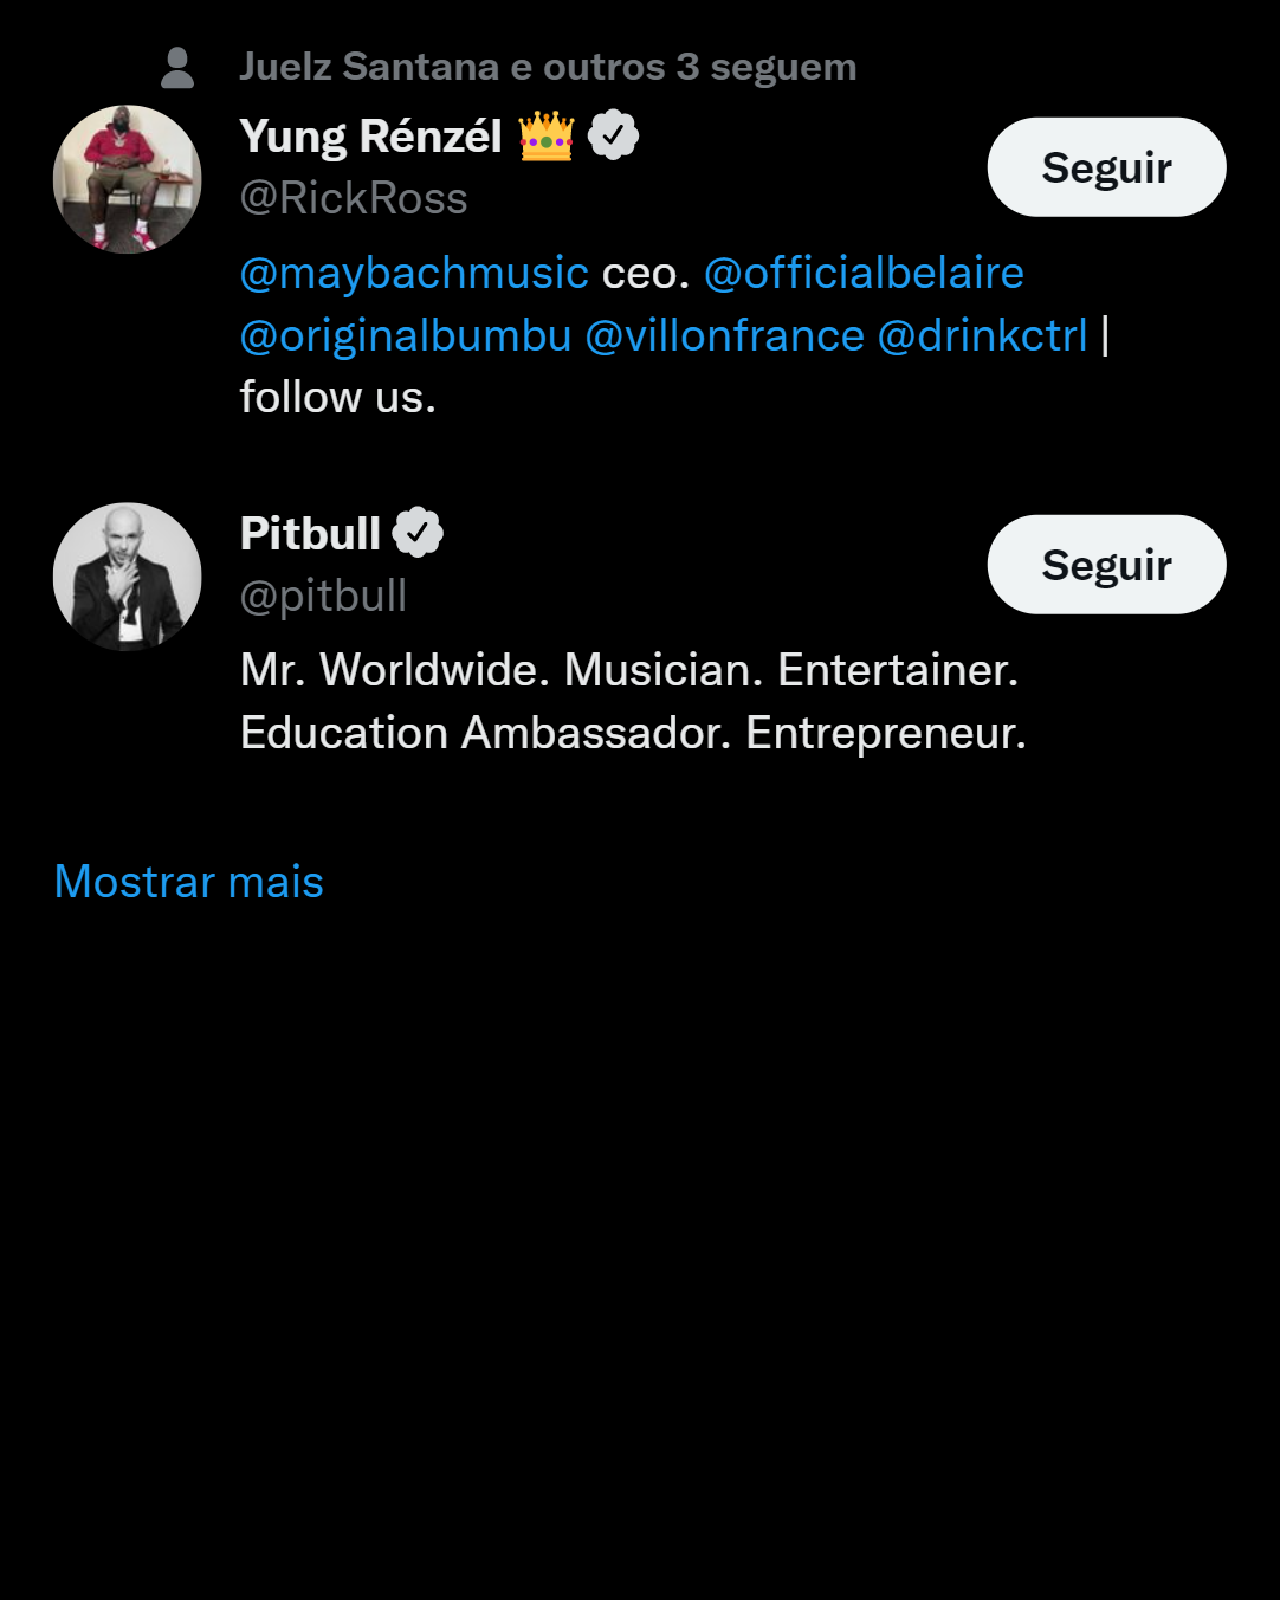
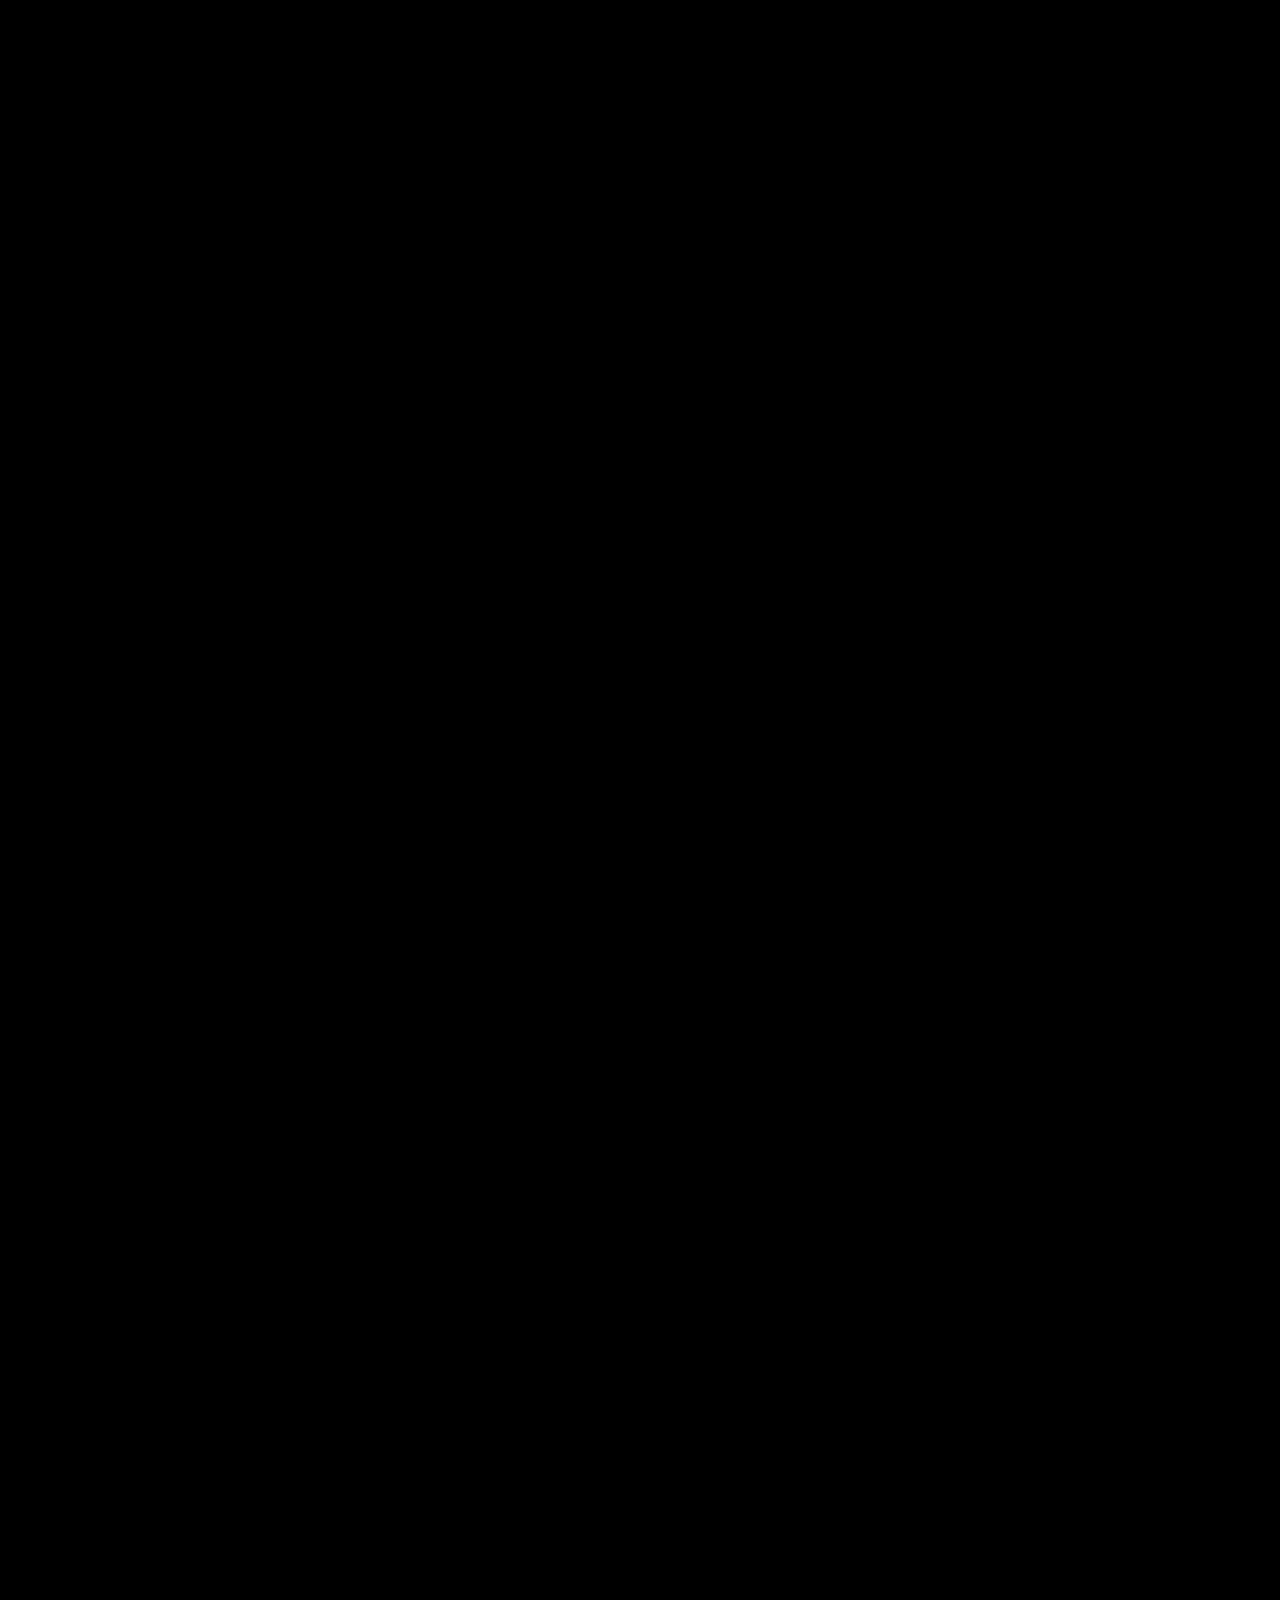
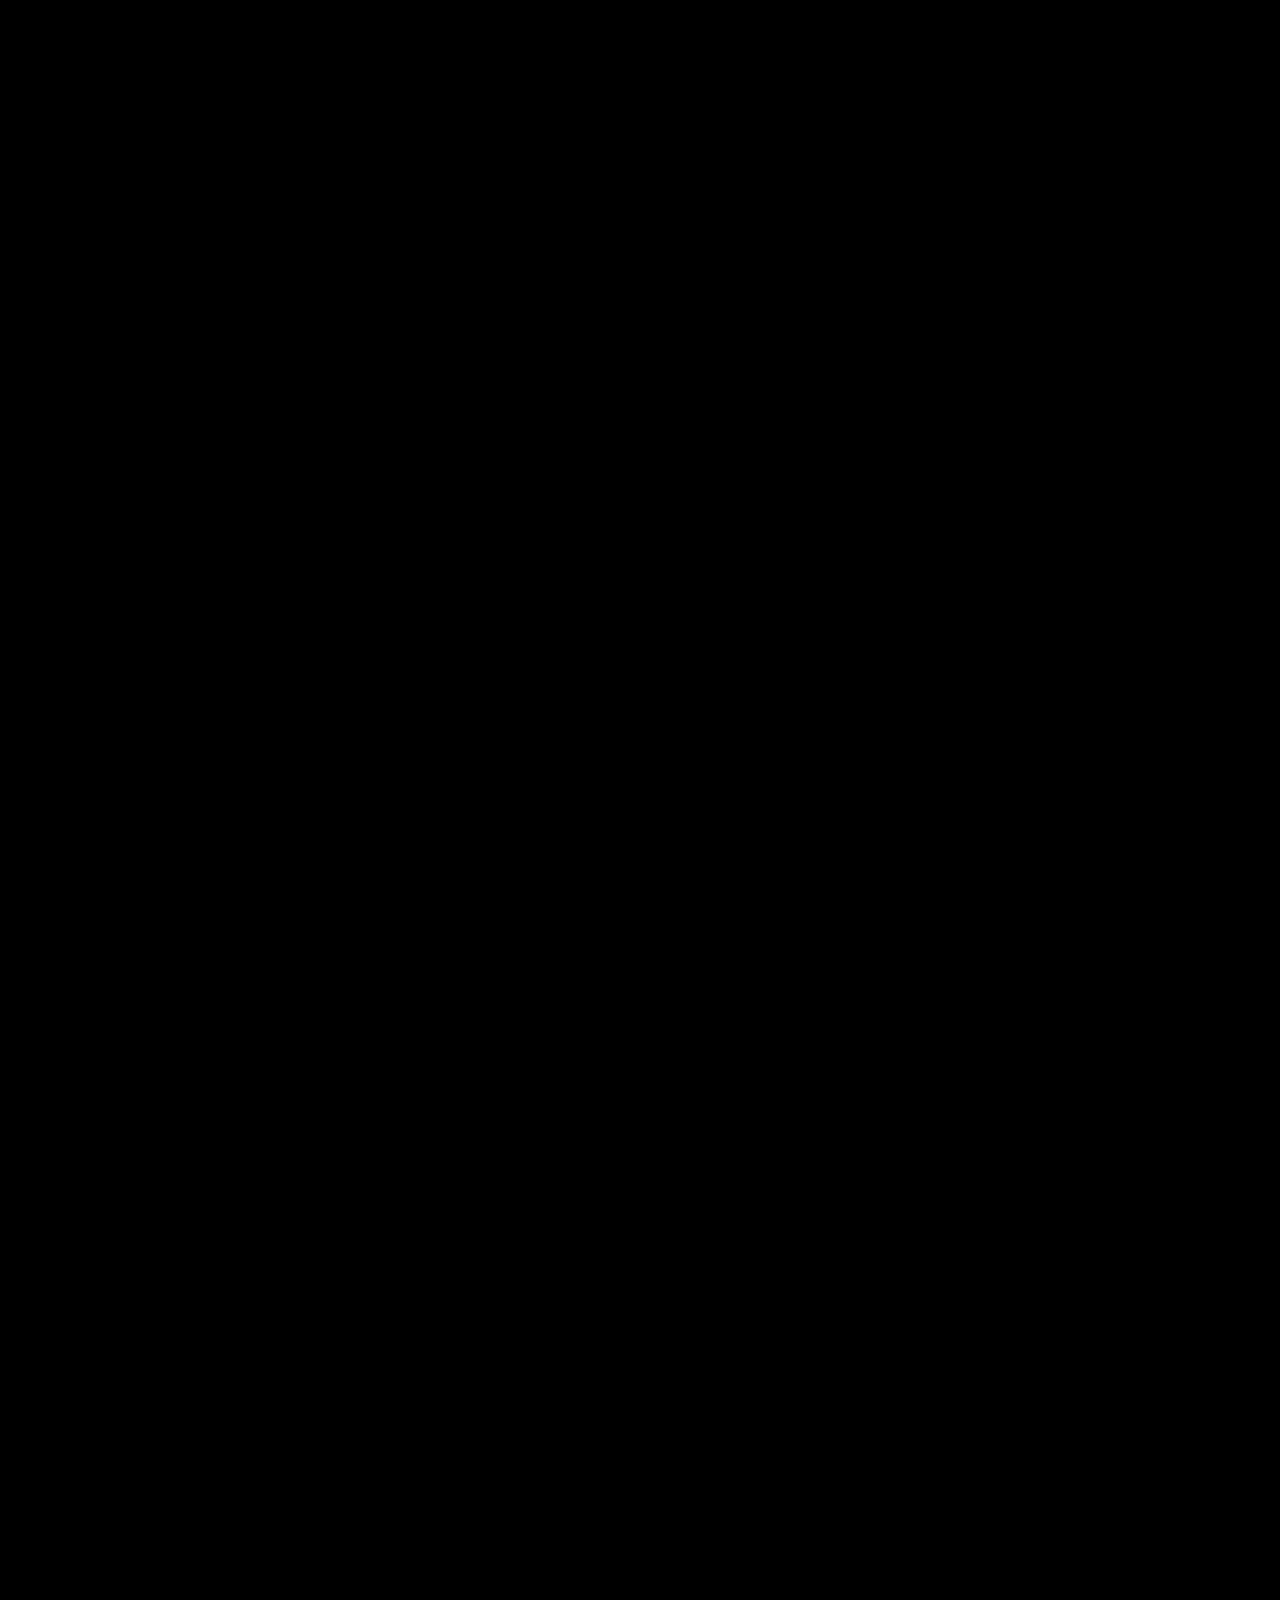
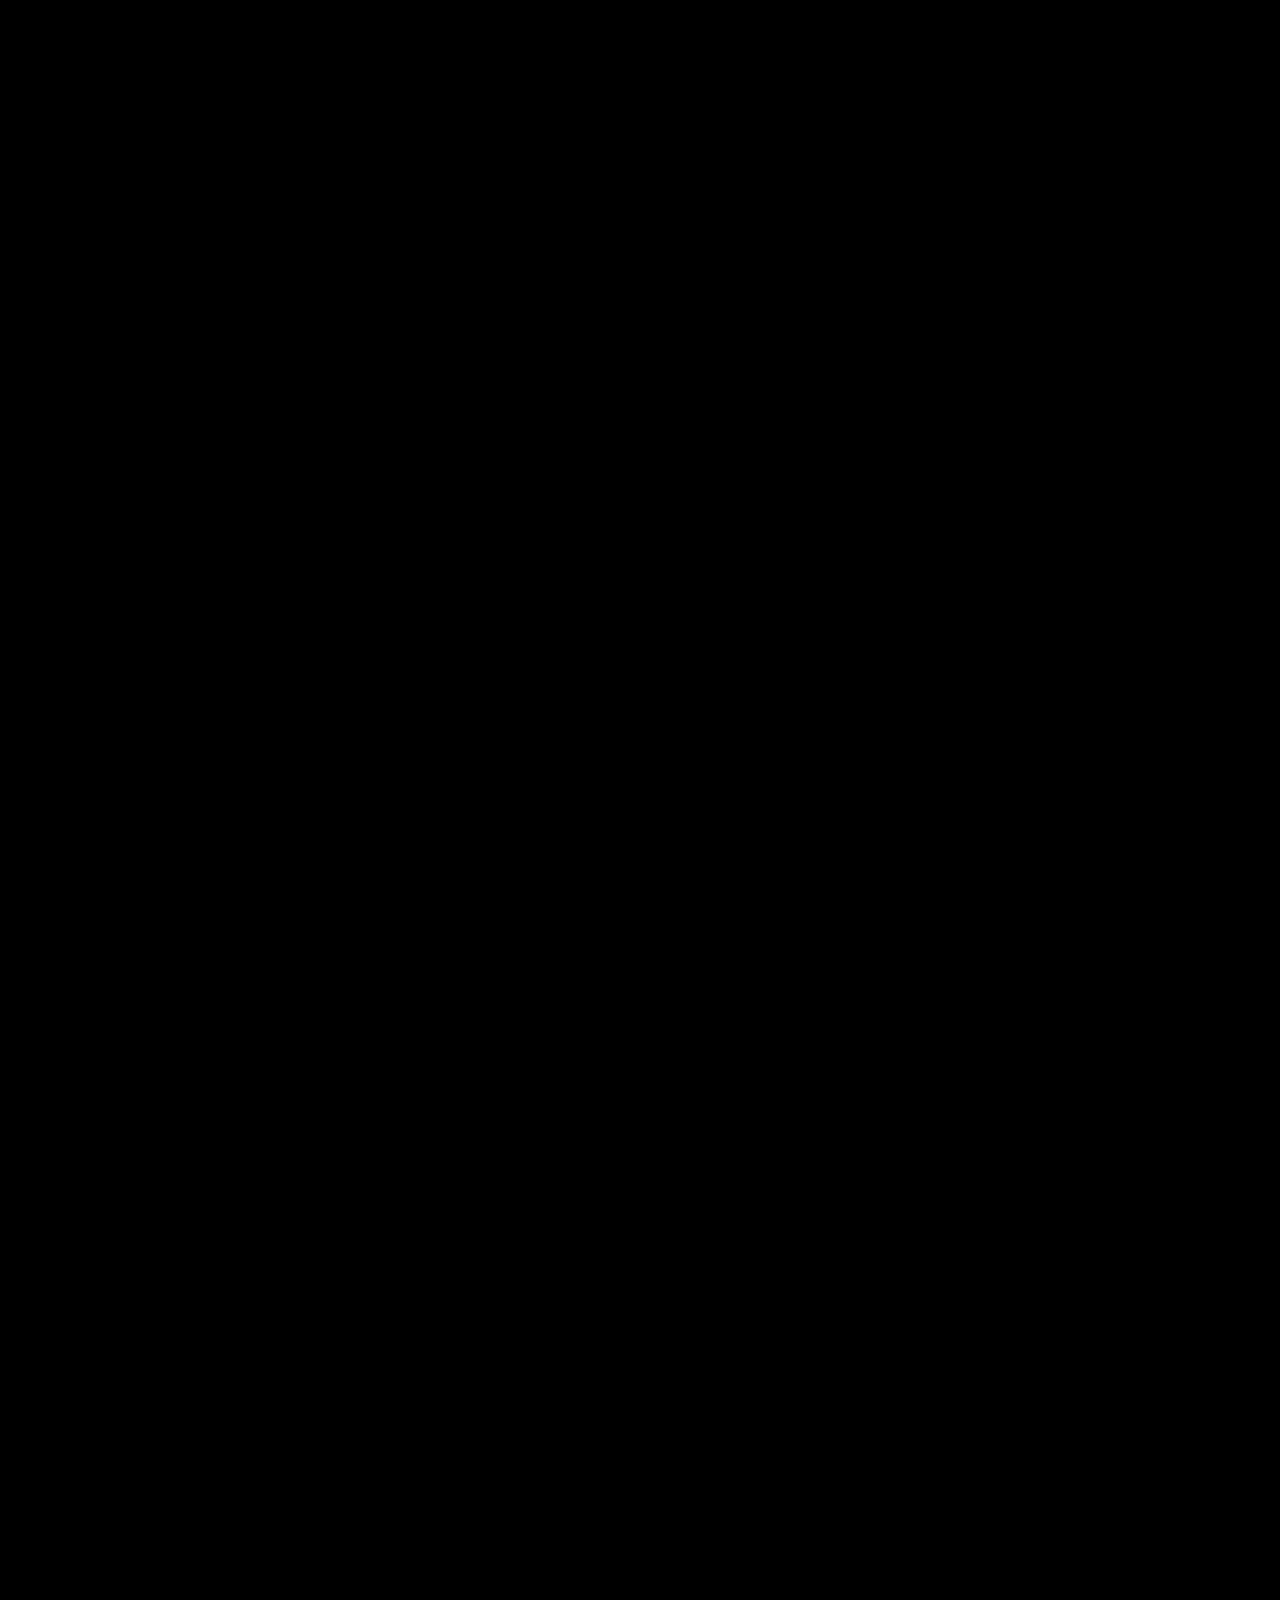
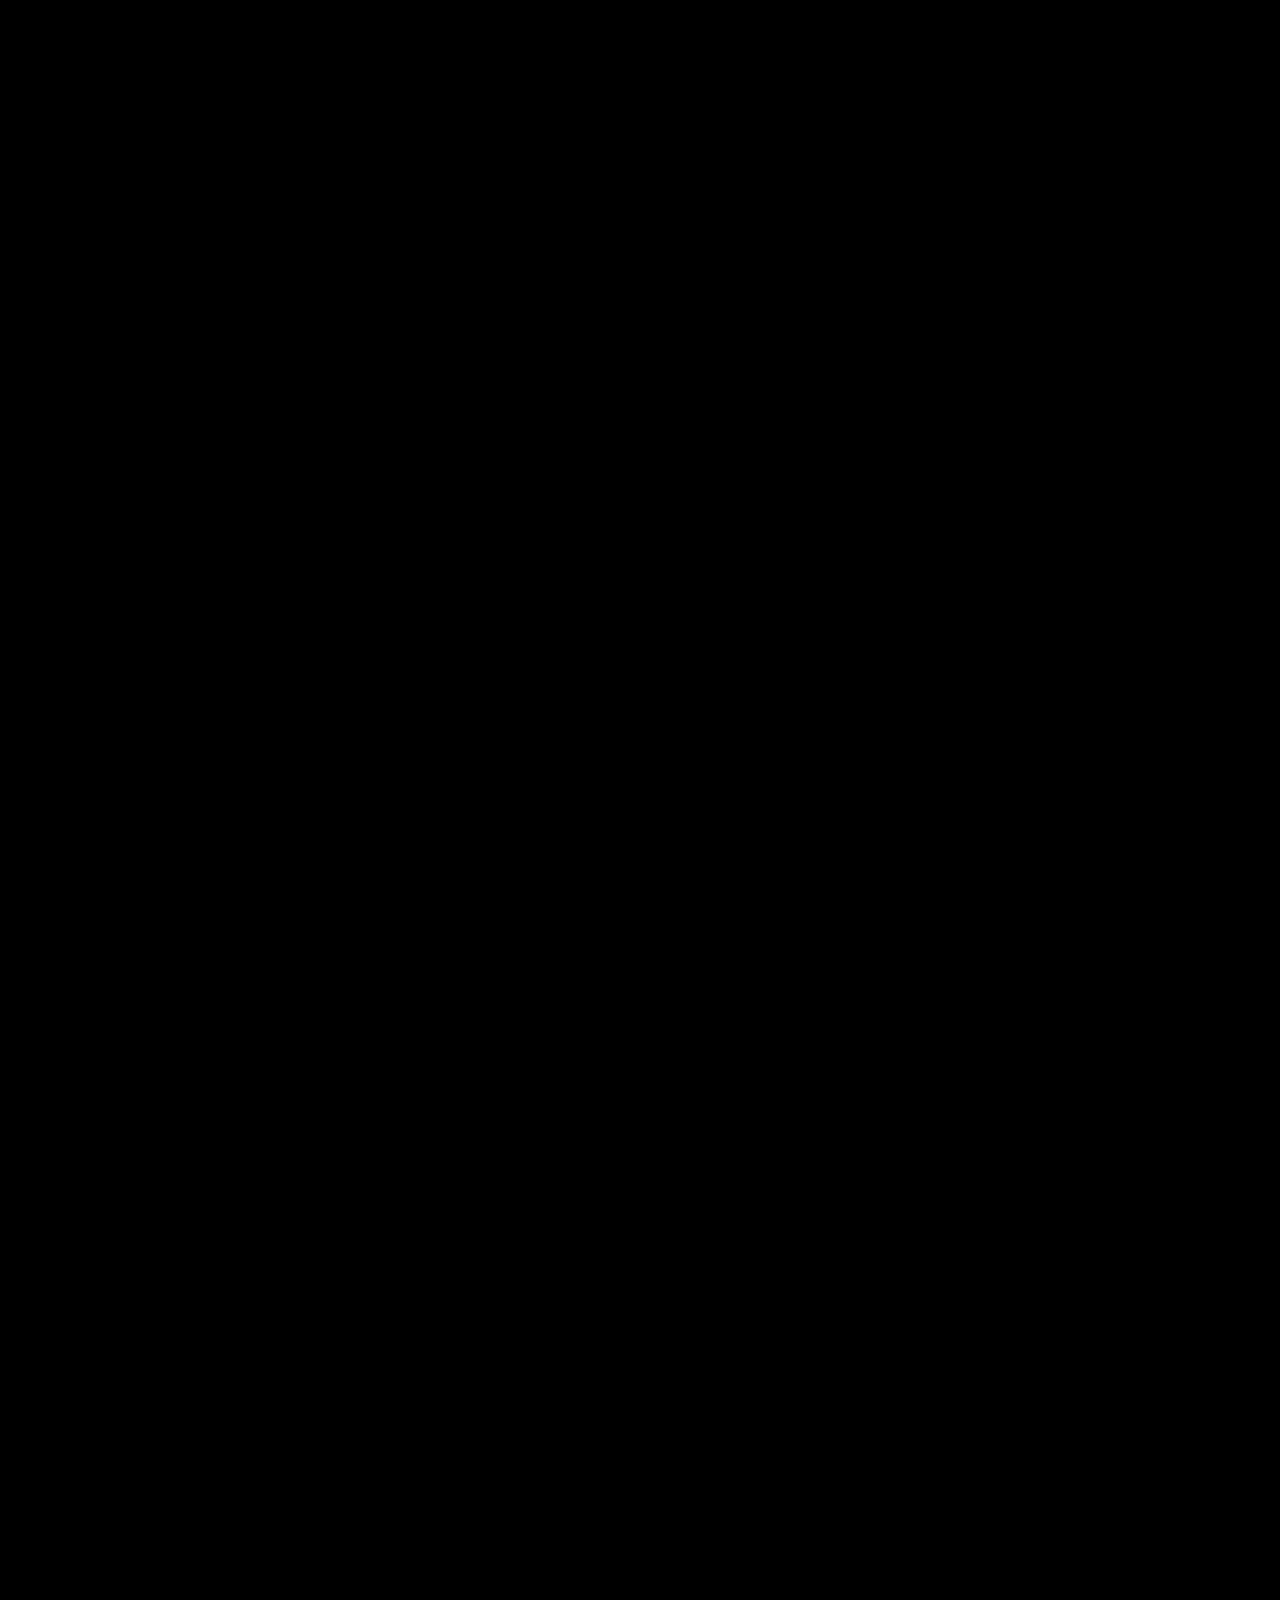
<file: twitter.html>
<!DOCTYPE html>
<html lang="pt-br">
<head>
    <meta charset="UTF-8">
    <meta http-equiv="X-UA-Compatible" content="IE=edge">
    <meta name="viewport" content="width=device-width, initial-scale=1.0">
    <title>Document</title>
    <link rel="stylesheet" href="estilos/social.css">
</head>
<body>
    <img src="capture/twitterr.png" alt="Twitter">
    <a href="https://twitter.com/Adnynascimento" target="_blank">Acesse</a>
</body>
</html>
</file>
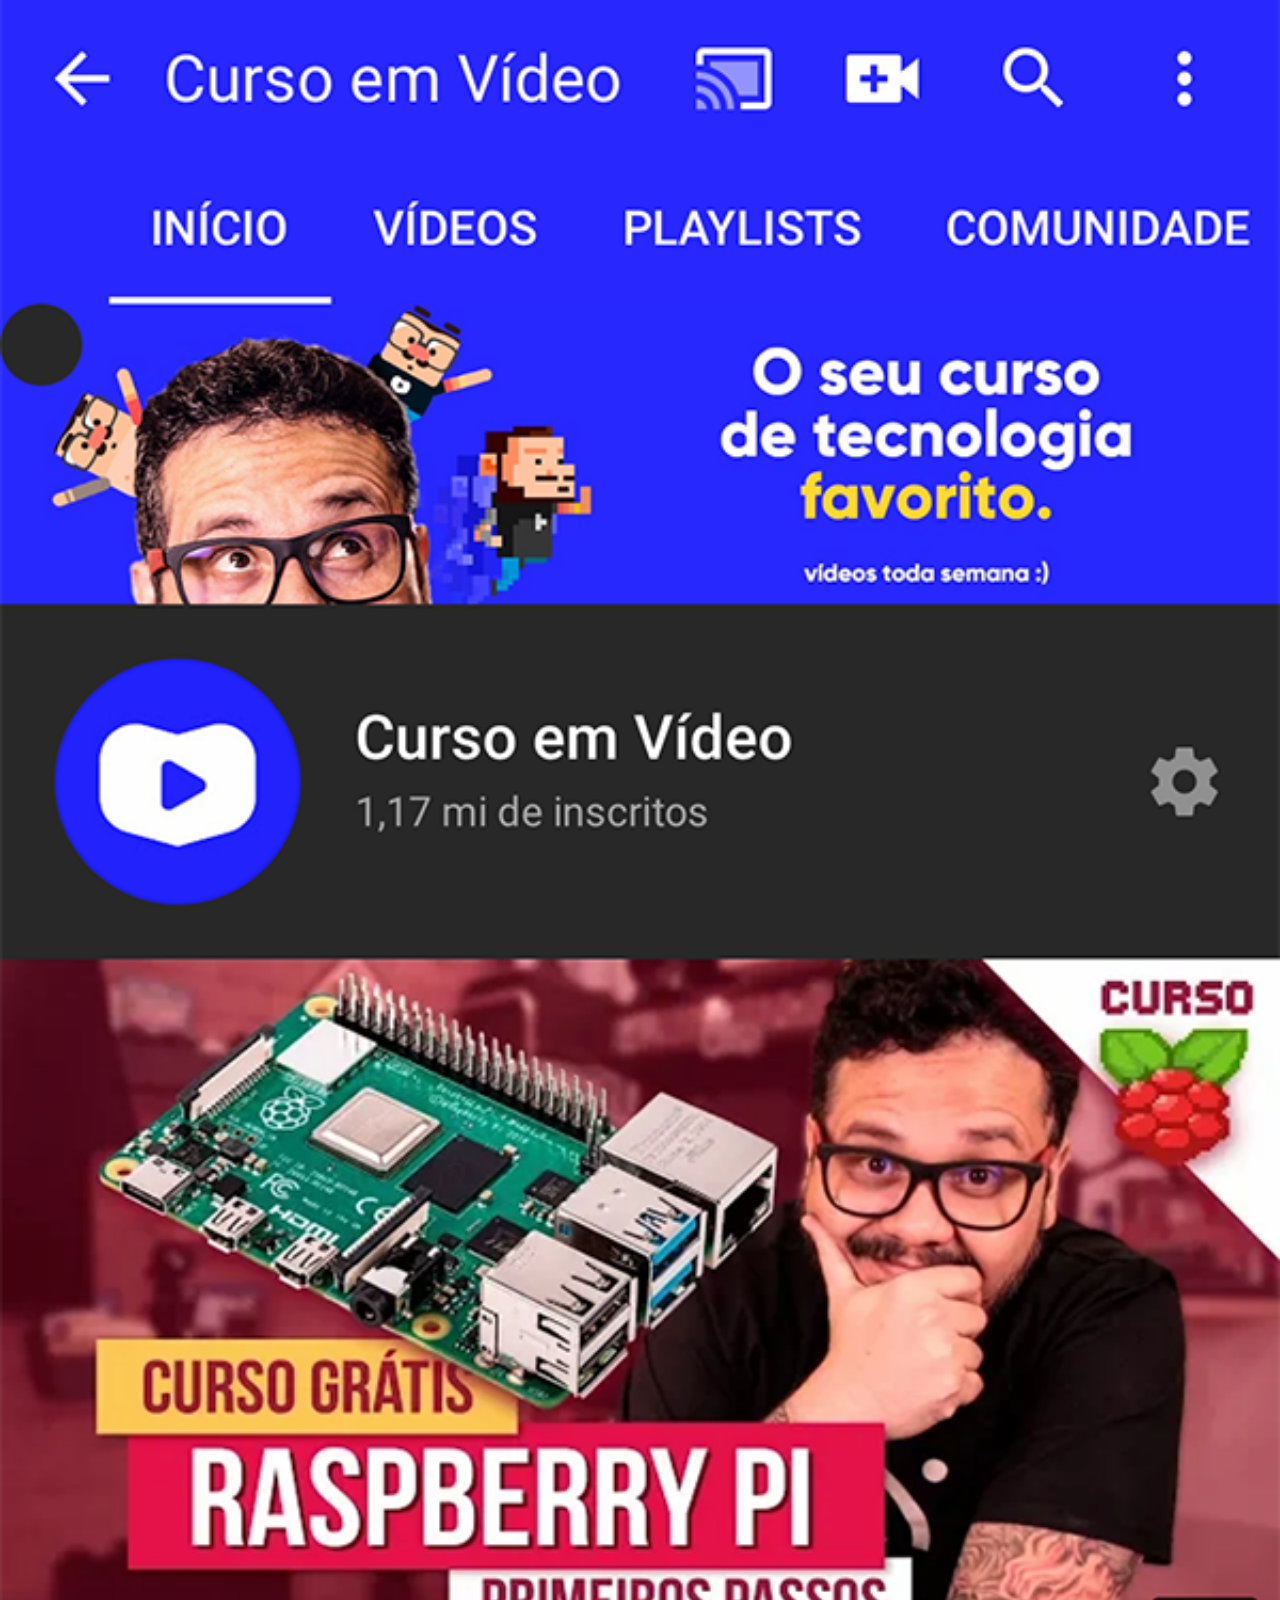
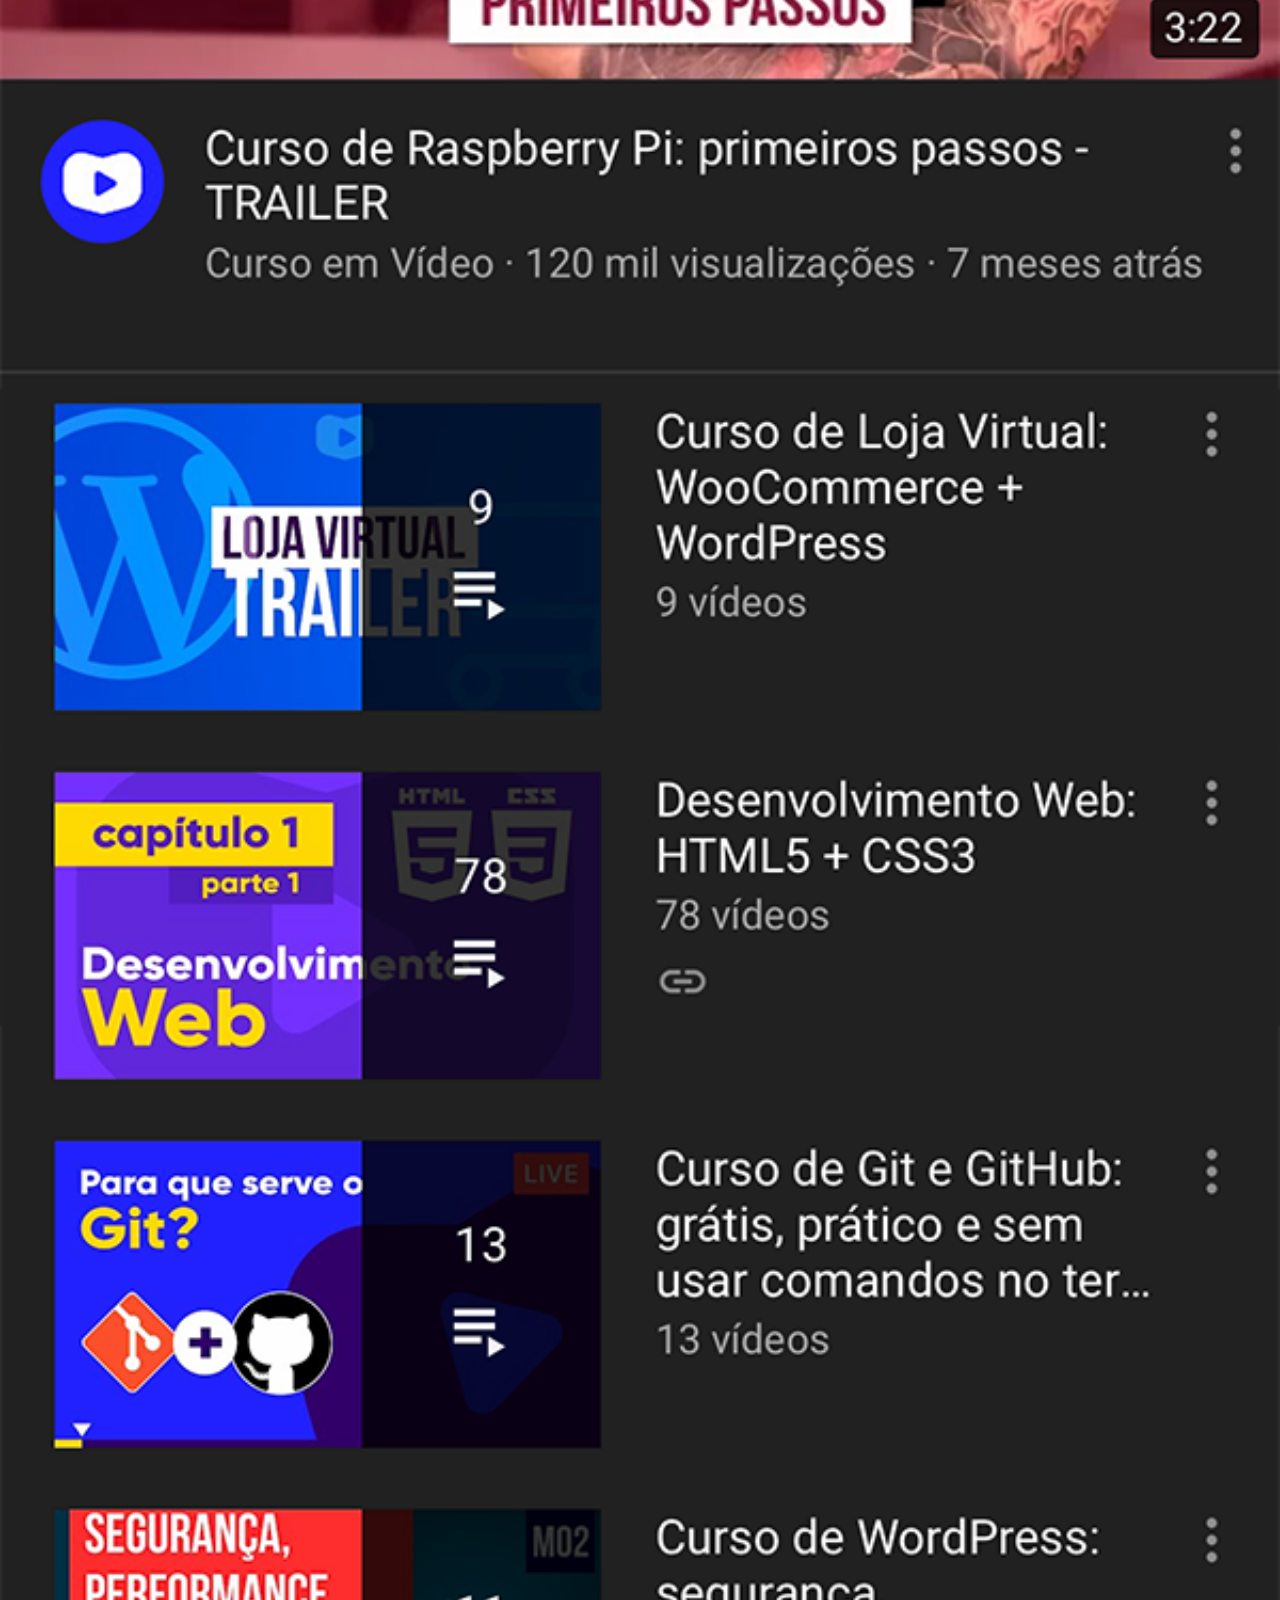
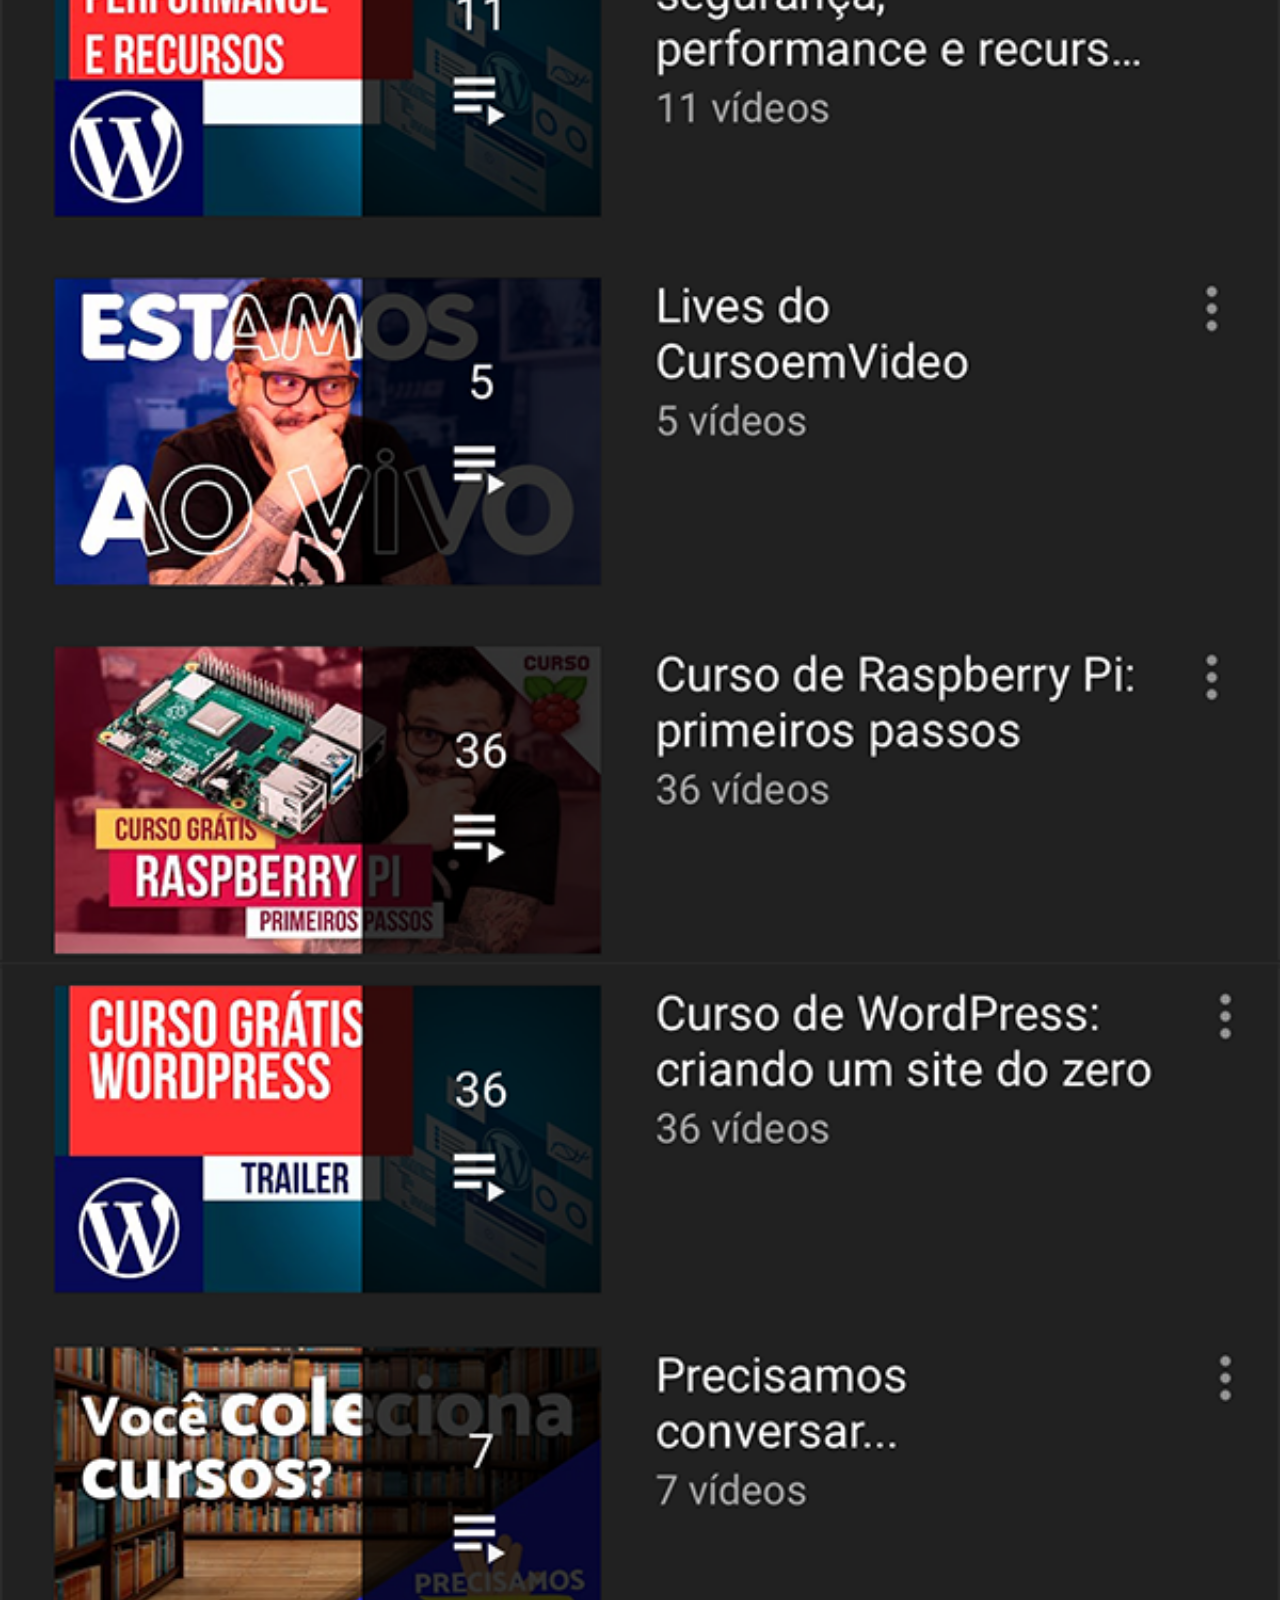
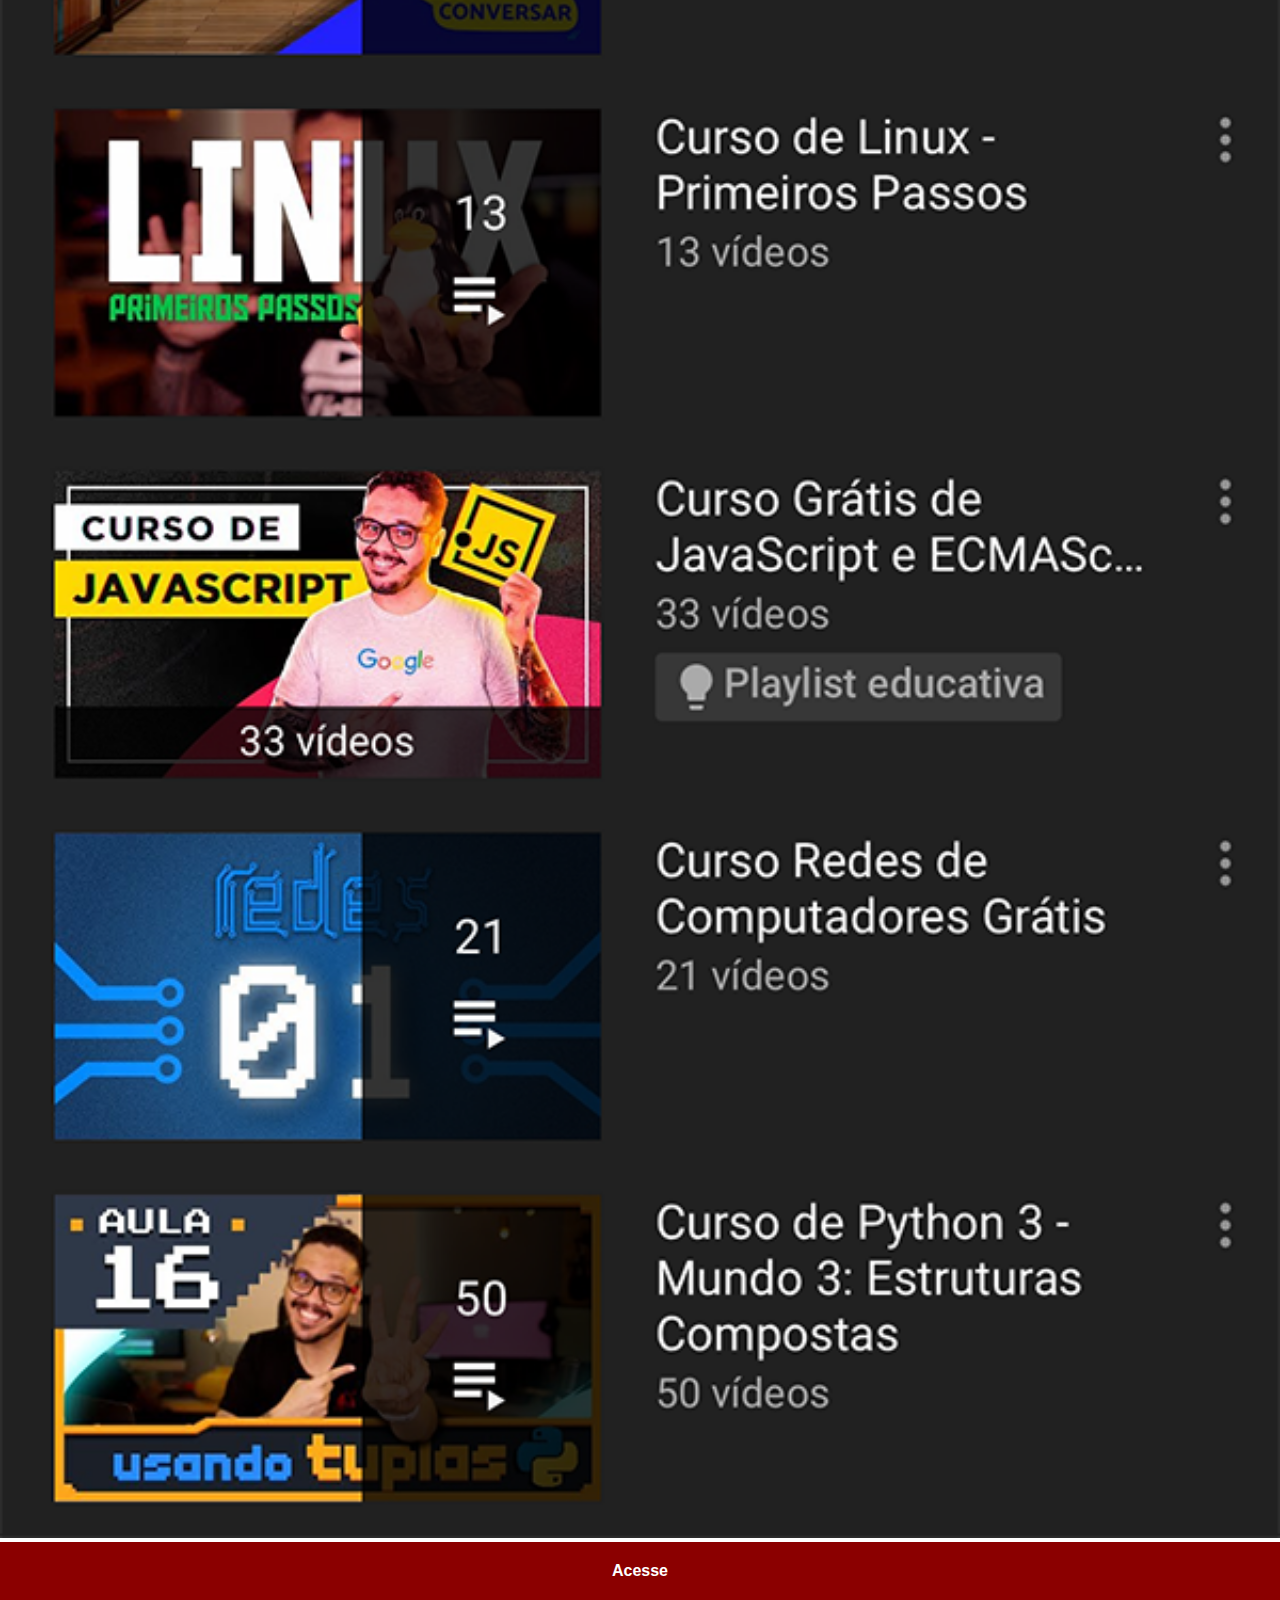
<file: youtube.html>
<!DOCTYPE html>
<html lang="pt-br">
<head>
    <meta charset="UTF-8">
    <meta http-equiv="X-UA-Compatible" content="IE=edge">
    <meta name="viewport" content="width=device-width, initial-scale=1.0">
    <title>Youtube</title>
    <link rel="stylesheet" href="estilos/social.css">
</head>
<style>

</style>
<body>
    <img src="capture/tela-youtube.png" alt="Youtube">
    <a href="https://www.youtube.com/c/CursoemV%C3%ADdeo" target="_blank">Acesse</a>
</body>
</html>
</file>
<file: style.css>
*{
    margin: 0;
    padding: 0;
    font-family: Arial, Helvetica, sans-serif;
}
html, body{
    height: 100vh;
    width: 100vw;
    background-color: #808080;
}
body{
    background: url(capture/fundo-madeira.jpg) top center;
    background-repeat: no-repeat;
    background-size: cover;
    background-attachment: fixed;
}
main{
    position: relative;
    height: 100vh;
}
#telefone{
    position: absolute;
    top: 50%;
    left: 50%;
    transform: translate(-50%, -50%);
    height: 627px;
    width: 311px;
    
    background: url(capture/frame-iphone.png);
}
#tela{
    position: relative;
    top: 80px;
    left: 22px;
    width: 267px;
    height: 471px;
}
#redes-sociais img{
    width: 50px;
    margin: 10px;
    border-radius: 50px;
    box-shadow: 2px 2px 5px rgba(0, 0, 0, 0.400);
    box-sizing: border-box;
}
section#redes-sociais img:hover{
    border: 2px solid gray;
    transform: translate(-3px, -3px);
    box-shadow: 5px 5px 10px black;
    transition: transform .4s;
}
section#redes-sociais{
    text-align: right;
}
</file>
<file: estilos/social.css>
@charset "UTF-8";

*{
    margin: 0px;
    padding: 0px;
    font-family: Arial, Helvetica, sans-serif;
}
::-webkit-scrollbar{
    width: 0px;
    height: 0px;
}
img{
    width: 100vw;
}
a{
    background-color: darkred;
    color: white;
    display: block;
    padding: 20px;
    text-align: center;
    font-weight: bold;
    text-decoration: none;
}
a:hover{
    background-color: red;
}
</file>
